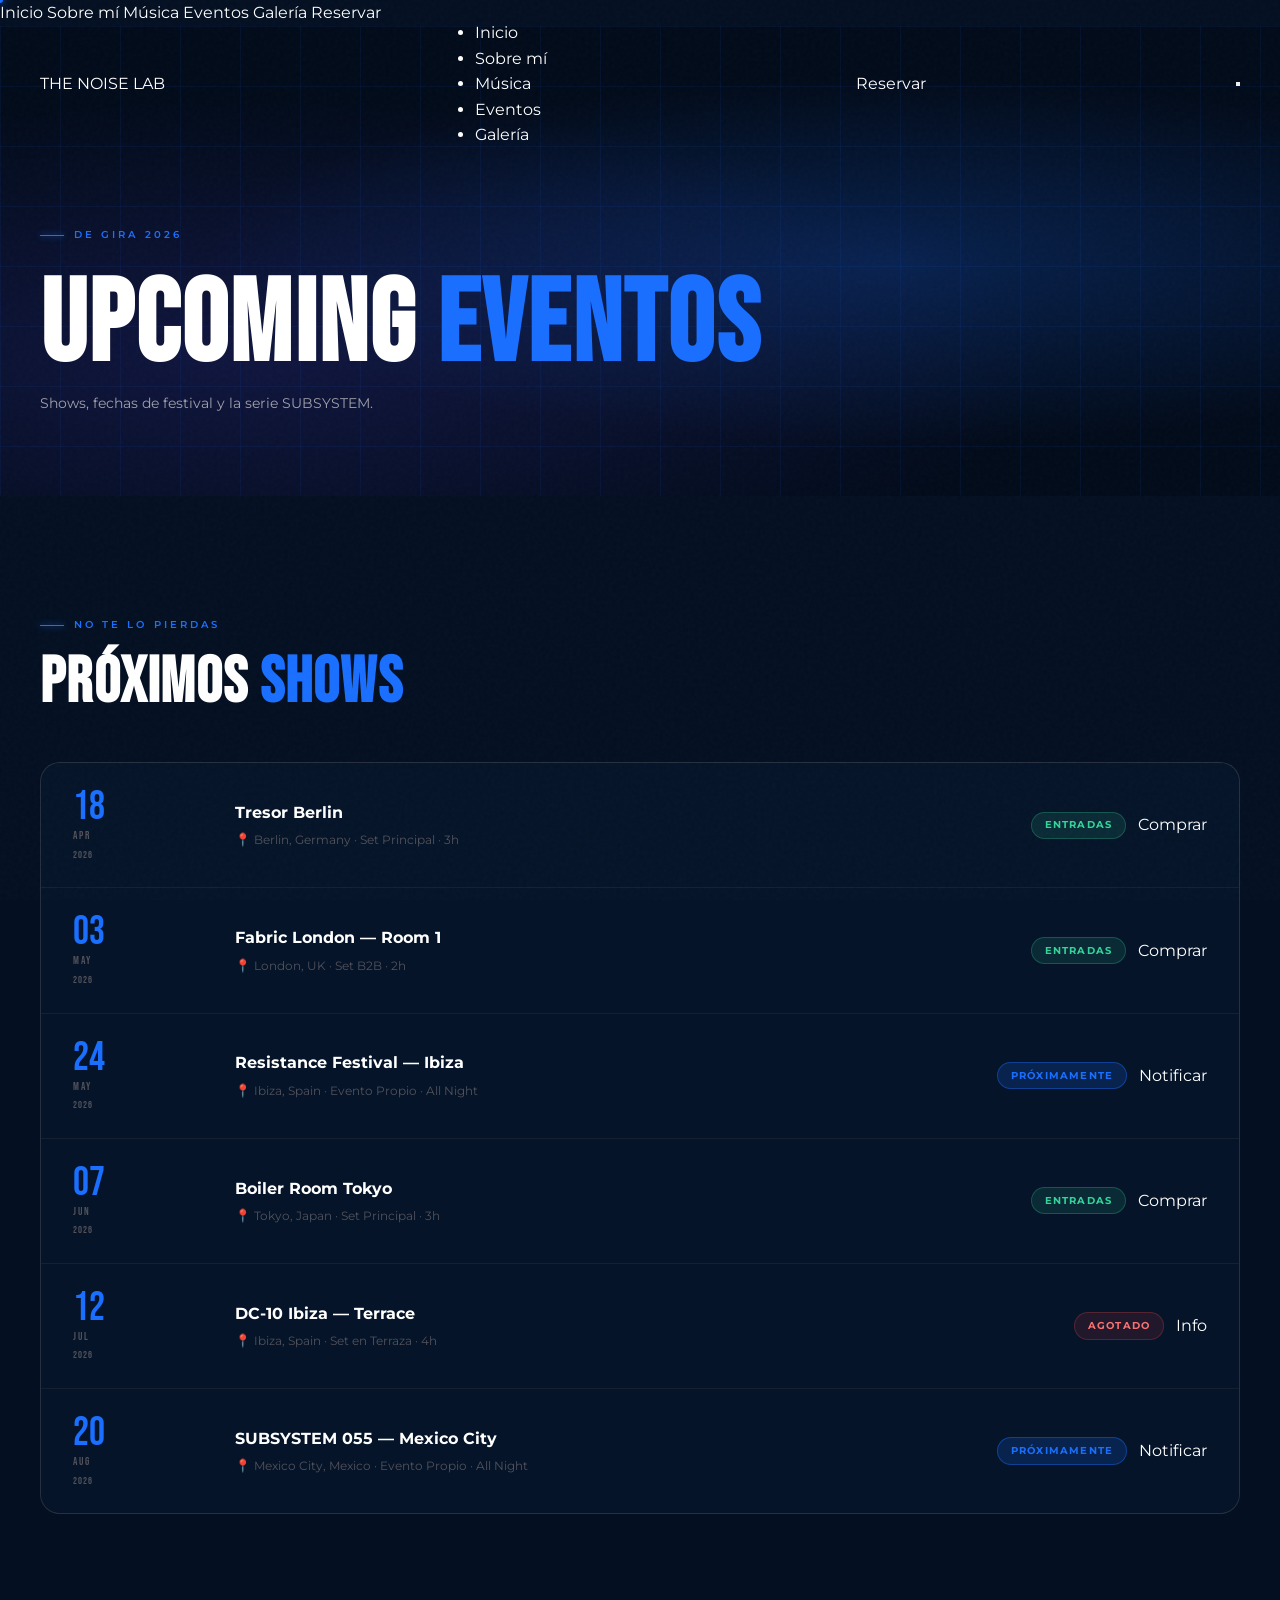
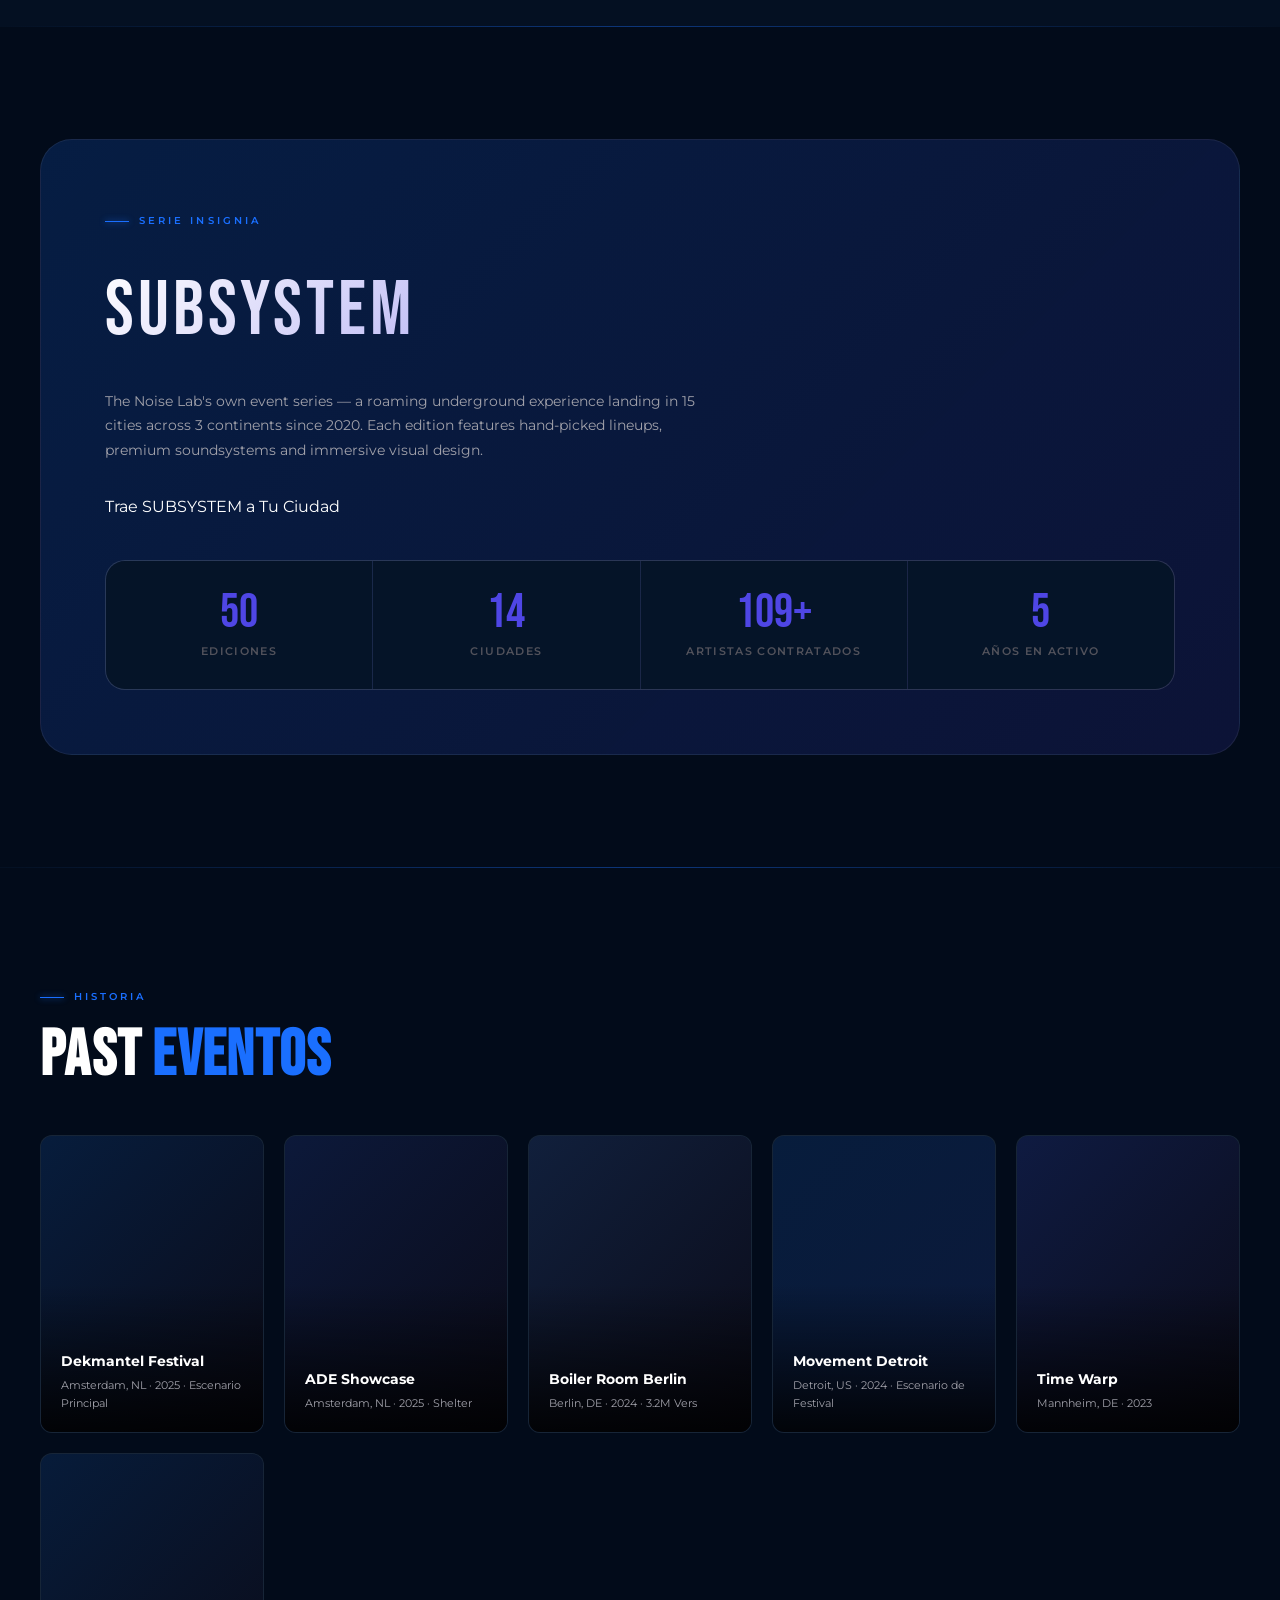
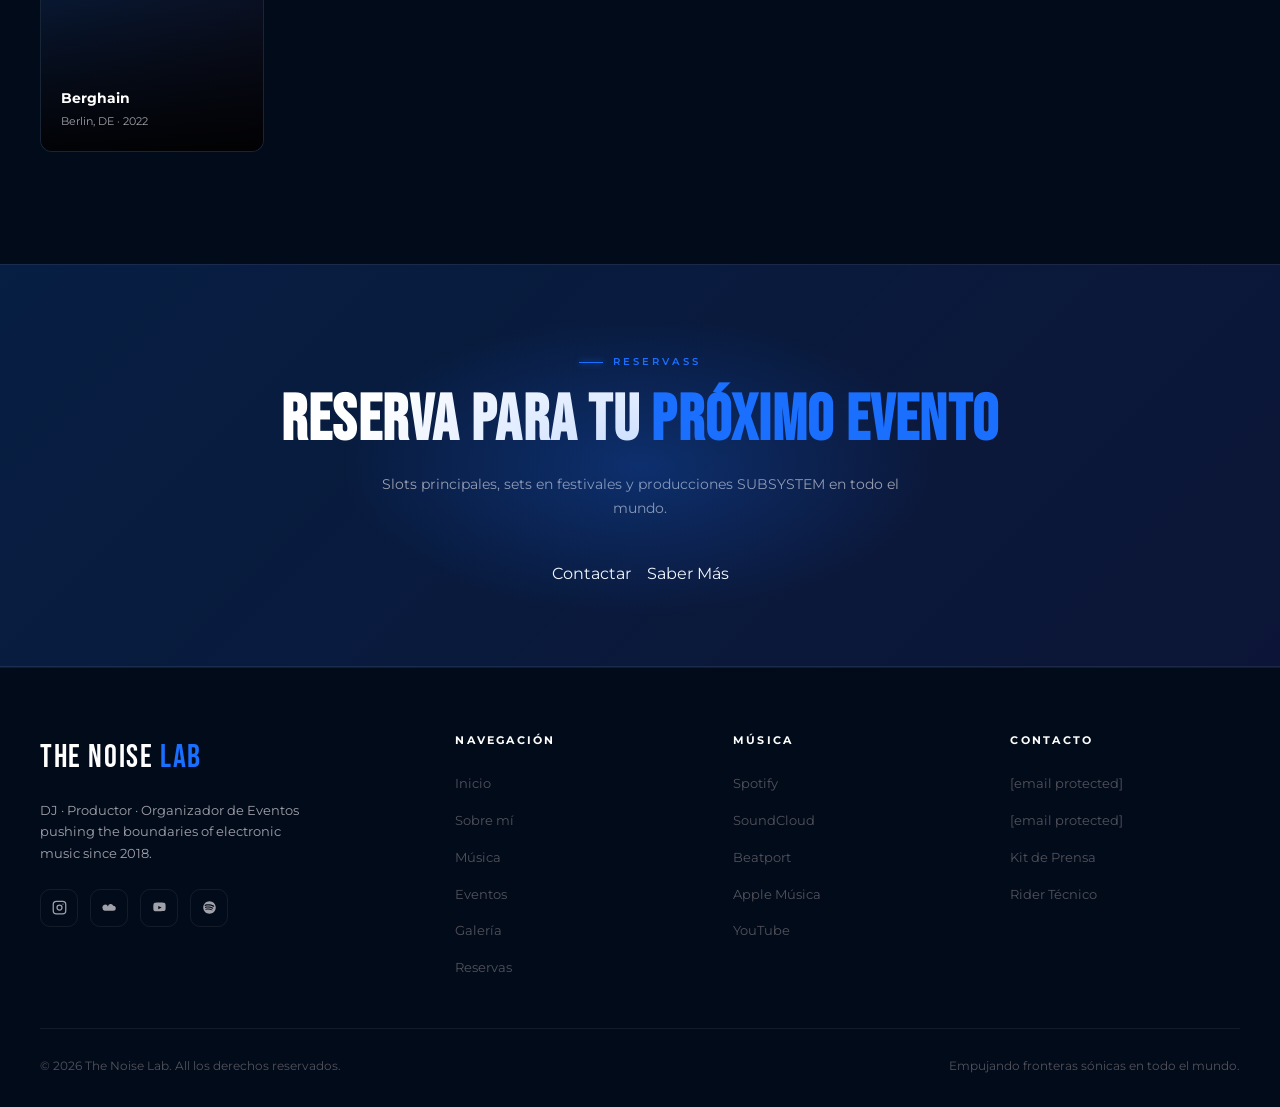
<file: events.html>
<!DOCTYPE html>
<html lang="es">
<head>
  <meta charset="UTF-8">
  <meta name="viewport" content="width=device-width, initial-scale=1.0">
  <title>Eventos — The Noise Lab</title>
  <link rel="icon" href="data:image/svg+xml,<svg xmlns='http://www.w3.org/2000/svg' viewBox='0 0 100 100'><text y='.9em' font-size='90'>🔊</text></svg>">
  <link rel="preconnect" href="https://fonts.googleapis.com">
  <link href="https://fonts.googleapis.com/css2?family=Bebas+Neue&family=Montserrat:wght@300;400;500;600;700;900&display=swap" rel="stylesheet">
  <link rel="preconnect" href="https://fonts.googleapis.com">
  <link href="https://fonts.googleapis.com/css2?family=Bebas+Neue&family=Montserrat:wght@300;400;500;600;700;900&display=swap" rel="stylesheet">
  <link rel="stylesheet" href="css/styles.css">
</head>
<body>

<div id="cursor-dot"></div>
<div id="cursor-ring"></div>
<div id="page-transition"></div>

<!-- NAVBAR -->
<nav id="navbar" role="navigation" aria-label="Main navigation">
  <a class="nav-logo" href="index.html">THE NOISE <span>LAB</span></a>
  <ul class="nav-links">
    <li><a href="index.html">Inicio</a></li>
    <li><a href="about.html">Sobre mí</a></li>
    <li><a href="music.html">Música</a></li>
    <li><a href="events.html" class="active">Eventos</a></li>
    <li><a href="gallery.html">Galería</a></li>
  </ul>
  <a href="booking.html" class="nav-cta">Reservar</a>
  <button class="nav-hamburger" aria-label="Toggle mobile menu">
    <span></span><span></span><span></span>
  </button>
</nav>
<div class="nav-mobile" role="dialog" aria-label="Mobile navigation">
  <a href="index.html">Inicio</a>
  <a href="about.html">Sobre mí</a>
  <a href="music.html">Música</a>
  <a href="events.html">Eventos</a>
  <a href="gallery.html">Galería</a>
  <a href="booking.html">Reservar</a>
</div>

<!-- PAGE HERO -->
<section class="page-hero">
  <div class="page-hero-bg"></div>
  <div class="page-hero-grid"></div>
  <div class="container page-hero-inner">
    <div class="reveal"><span class="section-tag">De Gira 2026</span></div>
    <h1 class="page-hero-title reveal" data-delay="1">Upcoming <span>Eventos</span></h1>
    <p class="section-subtitle reveal" data-delay="2">Shows, fechas de festival y la serie SUBSYSTEM.</p>
  </div>
</section>

<!-- UPCOMING SHOWS -->
<section class="section" style="background:var(--bg-1)">
  <div class="container">
    <div class="reveal"><span class="section-tag">No Te Lo Pierdas</span></div>
    <h2 class="section-title reveal" data-delay="1">Próximos <span>Shows</span></h2>

    <div class="events-full" style="margin-top:3rem">

      <div class="event-row reveal" data-delay="1">
        <div class="event-date-block">
          <div class="event-day">18</div>
          <div class="event-month">APR</div>
          <div class="event-year">2026</div>
        </div>
        <div>
          <div class="event-title">Tresor Berlin</div>
          <div class="event-loc">📍 Berlin, Germany · Set Principal · 3h</div>
        </div>
        <div class="event-actions">
          <span class="show-tag available">Entradas</span>
          <a href="booking.html" class="btn btn-primary btn-sm">Comprar</a>
        </div>
      </div>

      <div class="event-row reveal" data-delay="2">
        <div class="event-date-block">
          <div class="event-day">03</div>
          <div class="event-month">MAY</div>
          <div class="event-year">2026</div>
        </div>
        <div>
          <div class="event-title">Fabric London — Room 1</div>
          <div class="event-loc">📍 London, UK · Set B2B · 2h</div>
        </div>
        <div class="event-actions">
          <span class="show-tag available">Entradas</span>
          <a href="booking.html" class="btn btn-primary btn-sm">Comprar</a>
        </div>
      </div>

      <div class="event-row reveal" data-delay="3">
        <div class="event-date-block">
          <div class="event-day">24</div>
          <div class="event-month">MAY</div>
          <div class="event-year">2026</div>
        </div>
        <div>
          <div class="event-title">Resistance Festival — Ibiza</div>
          <div class="event-loc">📍 Ibiza, Spain · Evento Propio · All Night</div>
        </div>
        <div class="event-actions">
          <span class="show-tag soon">Próximamente</span>
          <a href="booking.html" class="btn btn-ghost btn-sm">Notificar</a>
        </div>
      </div>

      <div class="event-row reveal" data-delay="4">
        <div class="event-date-block">
          <div class="event-day">07</div>
          <div class="event-month">JUN</div>
          <div class="event-year">2026</div>
        </div>
        <div>
          <div class="event-title">Boiler Room Tokyo</div>
          <div class="event-loc">📍 Tokyo, Japan · Set Principal · 3h</div>
        </div>
        <div class="event-actions">
          <span class="show-tag available">Entradas</span>
          <a href="booking.html" class="btn btn-primary btn-sm">Comprar</a>
        </div>
      </div>

      <div class="event-row reveal" data-delay="5">
        <div class="event-date-block">
          <div class="event-day">12</div>
          <div class="event-month">JUL</div>
          <div class="event-year">2026</div>
        </div>
        <div>
          <div class="event-title">DC-10 Ibiza — Terrace</div>
          <div class="event-loc">📍 Ibiza, Spain · Set en Terraza · 4h</div>
        </div>
        <div class="event-actions">
          <span class="show-tag sold-out">Agotado</span>
          <a href="booking.html" class="btn btn-ghost btn-sm">Info</a>
        </div>
      </div>

      <div class="event-row reveal" data-delay="6">
        <div class="event-date-block">
          <div class="event-day">20</div>
          <div class="event-month">AUG</div>
          <div class="event-year">2026</div>
        </div>
        <div>
          <div class="event-title">SUBSYSTEM 055 — Mexico City</div>
          <div class="event-loc">📍 Mexico City, Mexico · Evento Propio · All Night</div>
        </div>
        <div class="event-actions">
          <span class="show-tag soon">Próximamente</span>
          <a href="booking.html" class="btn btn-ghost btn-sm">Notificar</a>
        </div>
      </div>

    </div>
  </div>
</section>

<div class="divider"></div>

<!-- SUBSYSTEM SERIES -->
<section class="section subsystem-section">
  <div class="container">
    <div class="subsystem-hero reveal">
      <div class="reveal"><span class="section-tag">Serie Insignia</span></div>
      <div class="subsystem-title reveal" data-delay="1">SUBSYSTEM</div>
      <p class="section-subtitle reveal" data-delay="2" style="max-width:620px;margin-top:1rem">
        The Noise Lab's own event series — a roaming underground experience landing in 15 cities across 3 continents since 2020. Each edition features hand-picked lineups, premium soundsystems and immersive visual design.
      </p>
      <div style="margin-top:2rem" class="reveal" data-delay="3">
        <a href="booking.html" class="btn btn-purple">Trae SUBSYSTEM a Tu Ciudad</a>
      </div>
      <div class="subsystem-stats reveal" data-delay="4">
        <div class="subsystem-stat">
          <div class="subsystem-stat-num" data-count="55" data-suffix="">0</div>
          <div class="subsystem-stat-label">Ediciones</div>
        </div>
        <div class="subsystem-stat">
          <div class="subsystem-stat-num" data-count="15" data-suffix="">0</div>
          <div class="subsystem-stat-label">Ciudades</div>
        </div>
        <div class="subsystem-stat">
          <div class="subsystem-stat-num" data-count="120" data-suffix="+">0</div>
          <div class="subsystem-stat-label">Artistas Contratados</div>
        </div>
        <div class="subsystem-stat">
          <div class="subsystem-stat-num" data-count="6" data-suffix="">0</div>
          <div class="subsystem-stat-label">Años en Activo</div>
        </div>
      </div>
    </div>
  </div>
</section>

<div class="divider"></div>

<!-- PAST EVENTS -->
<section class="section" style="background:var(--bg-0)">
  <div class="container">
    <div class="reveal"><span class="section-tag">Historia</span></div>
    <h2 class="section-title reveal" data-delay="1">Past <span>Eventos</span></h2>
    <div class="past-events-grid">
      <div class="past-card reveal" data-delay="1">
        <div class="past-card-bg" style="background:linear-gradient(135deg,#1a6fff18,#0b0b18)"></div>
        <div class="past-card-overlay"></div>
        <div class="past-card-info">
          <div class="past-card-name">Dekmantel Festival</div>
          <div class="past-card-date">Amsterdam, NL · 2025 · Escenario Principal</div>
        </div>
      </div>
      <div class="past-card reveal" data-delay="2">
        <div class="past-card-bg" style="background:linear-gradient(135deg,#4f46e518,#0b0b18)"></div>
        <div class="past-card-overlay"></div>
        <div class="past-card-info">
          <div class="past-card-name">ADE Showcase</div>
          <div class="past-card-date">Amsterdam, NL · 2025 · Shelter</div>
        </div>
      </div>
      <div class="past-card reveal" data-delay="3">
        <div class="past-card-bg" style="background:linear-gradient(135deg,#818cf818,#0b0b18)"></div>
        <div class="past-card-overlay"></div>
        <div class="past-card-info">
          <div class="past-card-name">Boiler Room Berlin</div>
          <div class="past-card-date">Berlin, DE · 2024 · 3.2M Vers</div>
        </div>
      </div>
      <div class="past-card reveal" data-delay="4">
        <div class="past-card-bg" style="background:linear-gradient(135deg,#1a6fff18,#4f46e518)"></div>
        <div class="past-card-overlay"></div>
        <div class="past-card-info">
          <div class="past-card-name">Movement Detroit</div>
          <div class="past-card-date">Detroit, US · 2024 · Escenario de Festival</div>
        </div>
      </div>
      <div class="past-card reveal" data-delay="5">
        <div class="past-card-bg" style="background:linear-gradient(135deg,#4f46e522,#0b0b18)"></div>
        <div class="past-card-overlay"></div>
        <div class="past-card-info">
          <div class="past-card-name">Time Warp</div>
          <div class="past-card-date">Mannheim, DE · 2023</div>
        </div>
      </div>
      <div class="past-card reveal" data-delay="6">
        <div class="past-card-bg" style="background:linear-gradient(135deg,#1a6fff15,#0b0b18)"></div>
        <div class="past-card-overlay"></div>
        <div class="past-card-info">
          <div class="past-card-name">Berghain</div>
          <div class="past-card-date">Berlin, DE · 2022</div>
        </div>
      </div>
    </div>
  </div>
</section>

<!-- CTA BAND -->
<section class="cta-band">
  <div class="container">
    <span class="section-tag" style="justify-content:center">Reservass</span>
    <h2 class="section-title reveal">Reserva para tu <span>próximo evento</span></h2>
    <p class="section-subtitle reveal" data-delay="1">Slots principales, sets en festivales y producciones SUBSYSTEM en todo el mundo.</p>
    <div class="btn-row reveal" data-delay="2">
      <a href="booking.html" class="btn btn-primary">Contactar</a>
      <a href="about.html" class="btn btn-ghost">Saber Más</a>
    </div>
  </div>
</section>

<!-- FOOTER -->
<footer role="contentinfo">
  <div class="container">
    <div class="footer-grid">
      <div>
        <div class="footer-logo">THE NOISE <span>LAB</span></div>
        <p class="footer-desc">DJ · Productor · Organizador de Eventos pushing the boundaries of electronic music since 2018.</p>
        <div class="footer-socials">
          <a href="#" class="social-btn" aria-label="Instagram">
            <svg viewBox="0 0 24 24" fill="none" stroke="currentColor" stroke-width="2"><rect x="2" y="2" width="20" height="20" rx="5"/><circle cx="12" cy="12" r="4"/><circle cx="17.5" cy="6.5" r="1" fill="currentColor" stroke="none"/></svg>
          </a>
          <a href="#" class="social-btn" aria-label="SoundCloud">
            <svg viewBox="0 0 24 24" fill="currentColor"><path d="M1 13.5C1 15.4 2.6 17 4.5 17H18a4 4 0 000-8 4.5 4.5 0 00-8.5 1.5A3 3 0 001 13.5z"/></svg>
          </a>
          <a href="#" class="social-btn" aria-label="YouTube">
            <svg viewBox="0 0 24 24" fill="currentColor"><path d="M21.6 7.2s-.2-1.4-.9-2c-.8-.9-1.8-.9-2.2-.9C16 4.1 12 4.1 12 4.1s-4 0-6.5.2c-.4 0-1.4 0-2.2.9-.7.6-.9 2-.9 2S2.1 8.8 2.1 10.4v1.5c0 1.6.2 3.2.2 3.2s.2 1.4.9 2c.8.9 1.9.8 2.4.9C7.1 18 12 18 12 18s4 0 6.5-.3c.4 0 1.4 0 2.2-.9.7-.6.9-2 .9-2s.2-1.6.2-3.2v-1.5c0-1.6-.2-3.2-.2-3.2zM10 14.6V9.4l5.5 2.6-5.5 2.6z"/></svg>
          </a>
          <a href="#" class="social-btn" aria-label="Spotify">
            <svg viewBox="0 0 24 24" fill="currentColor"><path d="M12 2C6.48 2 2 6.48 2 12s4.48 10 10 10 10-4.48 10-10S17.52 2 12 2zm4.64 14.36c-.2.32-.61.42-.93.22-2.55-1.56-5.76-1.91-9.53-1.05-.37.09-.73-.14-.82-.5-.09-.37.14-.73.5-.82 4.13-.94 7.67-.53 10.52 1.21.32.2.42.61.22.93zm1.24-2.76c-.25.4-.78.52-1.18.27-2.92-1.79-7.37-2.31-10.82-1.26-.45.13-.92-.12-1.05-.57-.13-.45.12-.92.57-1.05 3.95-1.2 8.85-.62 12.21 1.43.4.25.52.78.27 1.18zm.11-2.87c-3.5-2.08-9.28-2.27-12.62-1.26-.54.16-1.1-.14-1.27-.68-.16-.54.14-1.1.68-1.27 3.84-1.17 10.22-.94 14.26 1.45.49.29.65.91.36 1.4-.29.49-.91.65-1.4.36z"/></svg>
          </a>
        </div>
      </div>
      <div class="footer-col">
        <h4>Navegación</h4>
        <ul>
          <li><a href="index.html">Inicio</a></li>
          <li><a href="about.html">Sobre mí</a></li>
          <li><a href="music.html">Música</a></li>
          <li><a href="events.html">Eventos</a></li>
          <li><a href="gallery.html">Galería</a></li>
          <li><a href="booking.html">Reservas</a></li>
        </ul>
      </div>
      <div class="footer-col">
        <h4>Música</h4>
        <ul>
          <li><a href="#">Spotify</a></li>
          <li><a href="#">SoundCloud</a></li>
          <li><a href="#">Beatport</a></li>
          <li><a href="#">Apple Música</a></li>
          <li><a href="#">YouTube</a></li>
        </ul>
      </div>
      <div class="footer-col">
        <h4>Contacto</h4>
        <ul>
          <li><a href="/cdn-cgi/l/email-protection#1c7e73737775727b6f5c6874797273756f79707d7e327f7371"><span class="__cf_email__" data-cfemail="6f0d0000040601081c2f1b070a0100061c0a030e0d410c0002">[email&#160;protected]</span></a></li>
          <li><a href="/cdn-cgi/l/email-protection#81f1f3e4f2f2c1f5e9e4efeee8f2e4ede0e3afe2eeec"><span class="__cf_email__" data-cfemail="0d7d7f687e7e4d7965686362647e68616c6f236e6260">[email&#160;protected]</span></a></li>
          <li><a href="#">Kit de Prensa</a></li>
          <li><a href="#">Rider Técnico</a></li>
        </ul>
      </div>
    </div>
    <div class="footer-bottom">
      <span>© 2026 The Noise Lab. All los derechos reservados.</span>
      <span>Empujando fronteras sónicas en todo el mundo.</span>
    </div>
  </div>
</footer>
</div>
  <script src="js/script.js"></script>
</body>
</html>
</file>
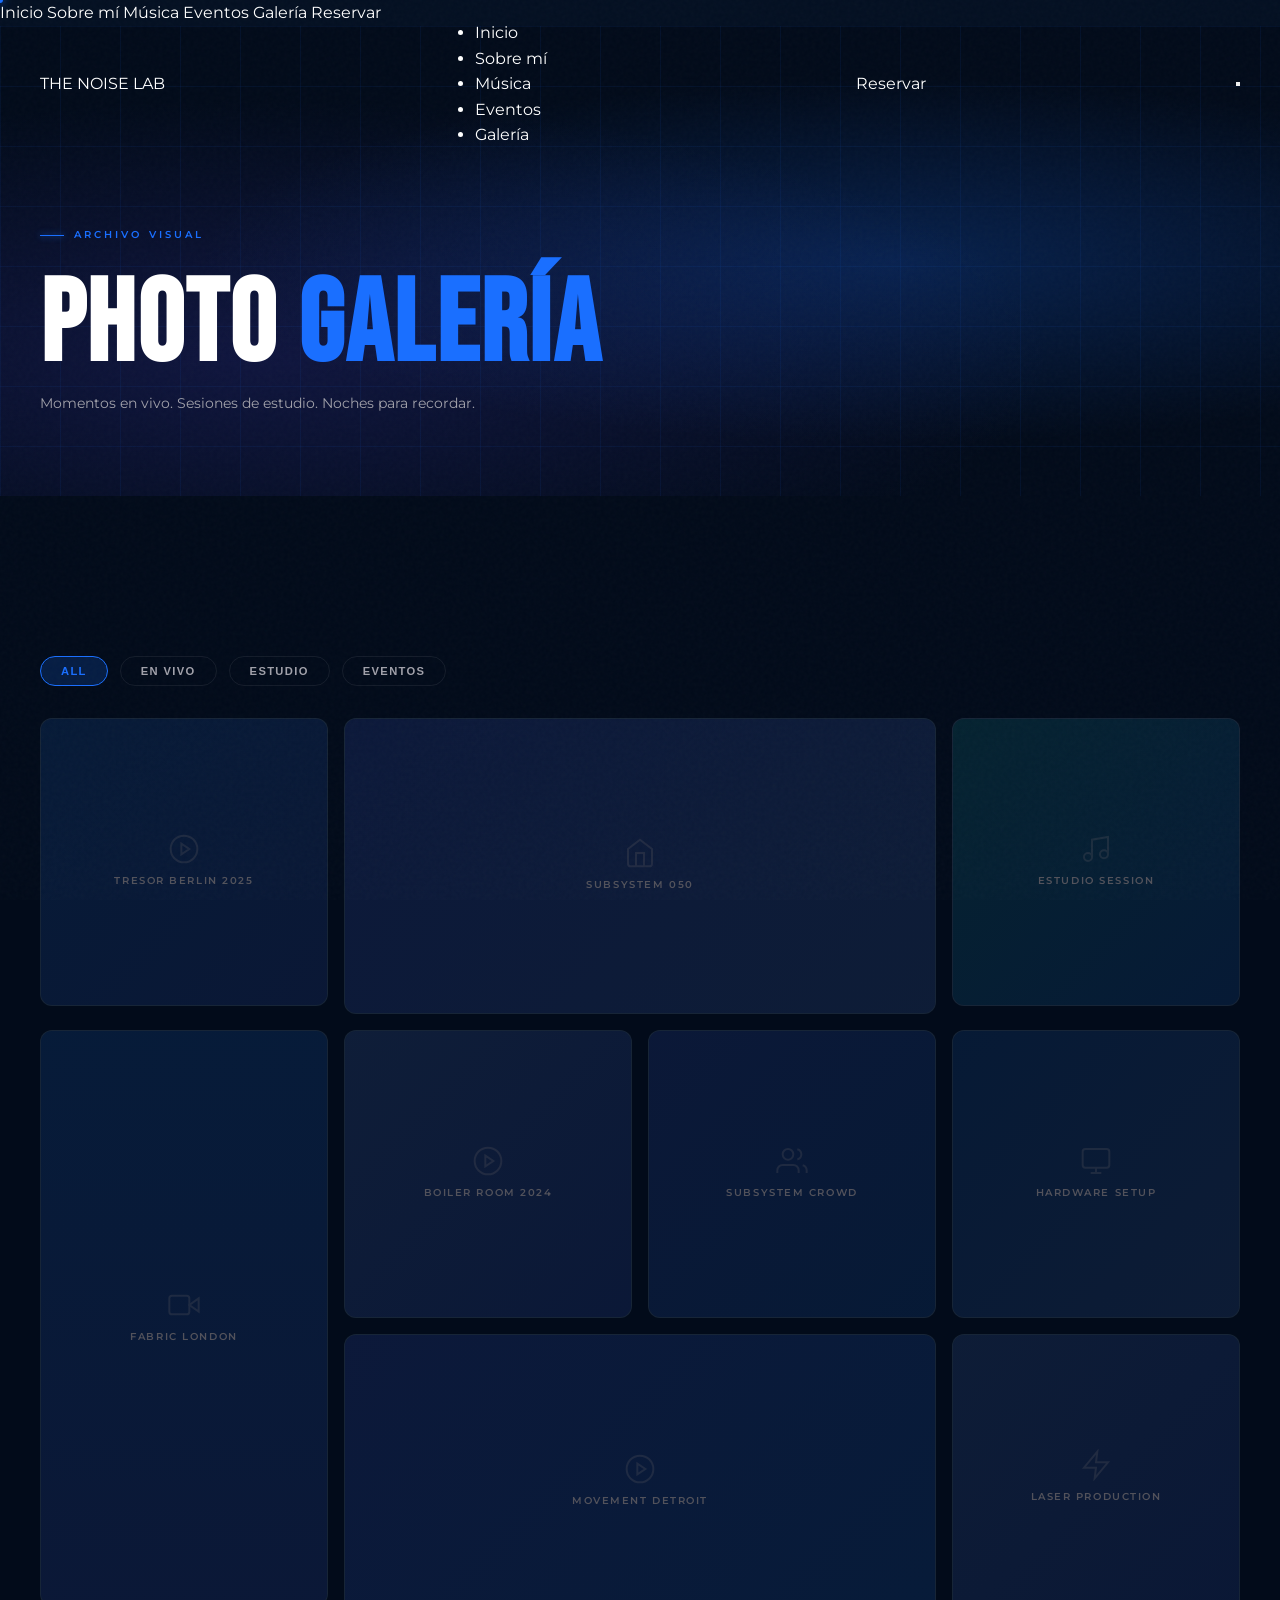
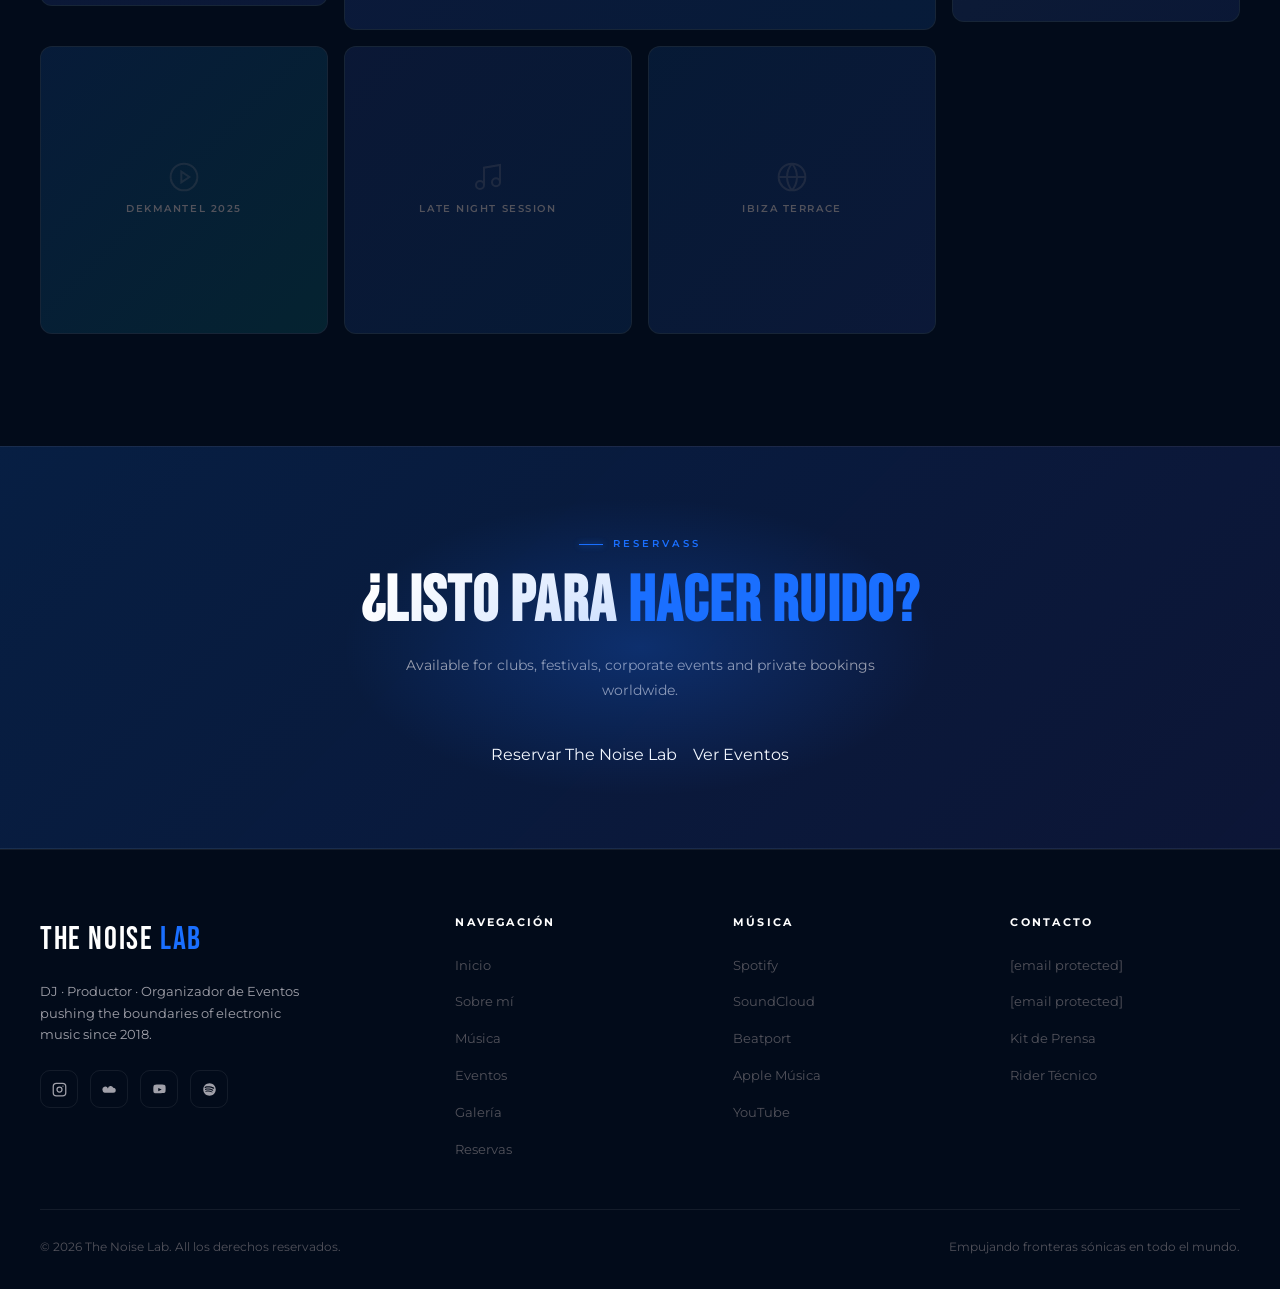
<file: gallery.html>
<!DOCTYPE html>
<html lang="es">
<head>
  <meta charset="UTF-8">
  <meta name="viewport" content="width=device-width, initial-scale=1.0">
  <title>Galería — The Noise Lab</title>
  <link rel="icon" href="data:image/svg+xml,<svg xmlns='http://www.w3.org/2000/svg' viewBox='0 0 100 100'><text y='.9em' font-size='90'>🔊</text></svg>">
  <link rel="preconnect" href="https://fonts.googleapis.com">
  <link href="https://fonts.googleapis.com/css2?family=Bebas+Neue&family=Montserrat:wght@300;400;500;600;700;900&display=swap" rel="stylesheet">
  <link rel="preconnect" href="https://fonts.googleapis.com">
  <link href="https://fonts.googleapis.com/css2?family=Bebas+Neue&family=Montserrat:wght@300;400;500;600;700;900&display=swap" rel="stylesheet">
  <link rel="stylesheet" href="css/styles.css">
</head>
<body>

<div id="cursor-dot"></div>
<div id="cursor-ring"></div>
<div id="page-transition"></div>

<!-- NAVBAR -->
<nav id="navbar" role="navigation" aria-label="Main navigation">
  <a class="nav-logo" href="index.html">THE NOISE <span>LAB</span></a>
  <ul class="nav-links">
    <li><a href="index.html">Inicio</a></li>
    <li><a href="about.html">Sobre mí</a></li>
    <li><a href="music.html">Música</a></li>
    <li><a href="events.html">Eventos</a></li>
    <li><a href="gallery.html" class="active">Galería</a></li>
  </ul>
  <a href="booking.html" class="nav-cta">Reservar</a>
  <button class="nav-hamburger" aria-label="Toggle mobile menu">
    <span></span><span></span><span></span>
  </button>
</nav>
<div class="nav-mobile" role="dialog" aria-label="Mobile navigation">
  <a href="index.html">Inicio</a>
  <a href="about.html">Sobre mí</a>
  <a href="music.html">Música</a>
  <a href="events.html">Eventos</a>
  <a href="gallery.html">Galería</a>
  <a href="booking.html">Reservar</a>
</div>

<!-- LIGHTBOX -->
<div id="lightbox" role="dialog" aria-label="Image viewer">
  <div class="lightbox-backdrop"></div>
  <div class="lightbox-content">
    <div class="lightbox-img-placeholder">
      <svg width="48" height="48" viewBox="0 0 24 24" fill="none" stroke="currentColor" stroke-width="1.5" opacity=".4"><rect x="3" y="3" width="18" height="18" rx="3"/><circle cx="8.5" cy="8.5" r="1.5"/><polyline points="21 15 16 10 5 21"/></svg>
      <span>Photo</span>
    </div>
    <button class="lightbox-close" aria-label="Close">
      <svg viewBox="0 0 24 24" fill="none" stroke="currentColor" stroke-width="2"><line x1="18" y1="6" x2="6" y2="18"/><line x1="6" y1="6" x2="18" y2="18"/></svg>
    </button>
    <button class="lightbox-prev" aria-label="Previous">
      <svg viewBox="0 0 24 24" fill="none" stroke="currentColor" stroke-width="2"><polyline points="15 18 9 12 15 6"/></svg>
    </button>
    <button class="lightbox-next" aria-label="Next">
      <svg viewBox="0 0 24 24" fill="none" stroke="currentColor" stroke-width="2"><polyline points="9 18 15 12 9 6"/></svg>
    </button>
    <div class="lightbox-counter"></div>
  </div>
</div>

<!-- PAGE HERO -->
<section class="page-hero">
  <div class="page-hero-bg"></div>
  <div class="page-hero-grid"></div>
  <div class="container page-hero-inner">
    <div class="reveal"><span class="section-tag">Archivo Visual</span></div>
    <h1 class="page-hero-title reveal" data-delay="1">Photo <span>Galería</span></h1>
    <p class="section-subtitle reveal" data-delay="2">Momentos en vivo. Sesiones de estudio. Noches para recordar.</p>
  </div>
</section>

<!-- GALLERY -->
<section class="section" style="background:var(--bg-0)">
  <div class="container">
    <div class="gallery-filters reveal">
      <button class="filter-btn active" data-filter="all">All</button>
      <button class="filter-btn" data-filter="live">En Vivo</button>
      <button class="filter-btn" data-filter="studio">Estudio</button>
      <button class="filter-btn" data-filter="events">Eventos</button>
    </div>

    <div class="gallery-grid">

      <div class="gallery-item reveal" data-delay="1" data-cat="live">
        <div class="gallery-inner">
          <div class="gallery-placeholder" style="background:linear-gradient(135deg,#1a6fff12,#4f46e512)">
            <svg width="32" height="32" viewBox="0 0 24 24" fill="none" stroke="currentColor" stroke-width="1.5" opacity=".3"><circle cx="12" cy="12" r="10"/><polygon points="10 8 16 12 10 16 10 8"/></svg>
            <span>Tresor Berlin 2025</span>
          </div>
        </div>
        <div class="gallery-hover"><span class="gallery-hover-text">Ver</span></div>
      </div>

      <div class="gallery-item wide reveal" data-delay="2" data-cat="events">
        <div class="gallery-inner">
          <div class="gallery-placeholder" style="background:linear-gradient(135deg,#4f46e518,#818cf812)">
            <svg width="32" height="32" viewBox="0 0 24 24" fill="none" stroke="currentColor" stroke-width="1.5" opacity=".3"><path d="M3 9l9-7 9 7v11a2 2 0 01-2 2H5a2 2 0 01-2-2z"/><polyline points="9 22 9 12 15 12 15 22"/></svg>
            <span>SUBSYSTEM 050</span>
          </div>
        </div>
        <div class="gallery-hover"><span class="gallery-hover-text">Ver</span></div>
      </div>

      <div class="gallery-item reveal" data-delay="3" data-cat="studio">
        <div class="gallery-inner">
          <div class="gallery-placeholder" style="background:linear-gradient(135deg,#00ffaa10,#1a6fff10)">
            <svg width="32" height="32" viewBox="0 0 24 24" fill="none" stroke="currentColor" stroke-width="1.5" opacity=".3"><path d="M9 18V5l12-2v13"/><circle cx="6" cy="18" r="3"/><circle cx="18" cy="16" r="3"/></svg>
            <span>Estudio Session</span>
          </div>
        </div>
        <div class="gallery-hover"><span class="gallery-hover-text">Ver</span></div>
      </div>

      <div class="gallery-item tall reveal" data-delay="4" data-cat="live">
        <div class="gallery-inner">
          <div class="gallery-placeholder" style="background:linear-gradient(180deg,#1a6fff14,#4f46e514)">
            <svg width="32" height="32" viewBox="0 0 24 24" fill="none" stroke="currentColor" stroke-width="1.5" opacity=".3"><polygon points="23 7 16 12 23 17 23 7"/><rect x="1" y="5" width="15" height="14" rx="2" ry="2"/></svg>
            <span>Fabric London</span>
          </div>
        </div>
        <div class="gallery-hover"><span class="gallery-hover-text">Ver</span></div>
      </div>

      <div class="gallery-item reveal" data-delay="1" data-cat="live">
        <div class="gallery-inner">
          <div class="gallery-placeholder" style="background:linear-gradient(135deg,#818cf814,#4f46e514)">
            <svg width="32" height="32" viewBox="0 0 24 24" fill="none" stroke="currentColor" stroke-width="1.5" opacity=".3"><circle cx="12" cy="12" r="10"/><polygon points="10 8 16 12 10 16 10 8"/></svg>
            <span>Boiler Room 2024</span>
          </div>
        </div>
        <div class="gallery-hover"><span class="gallery-hover-text">Ver</span></div>
      </div>

      <div class="gallery-item reveal" data-delay="2" data-cat="events">
        <div class="gallery-inner">
          <div class="gallery-placeholder" style="background:linear-gradient(135deg,#4f46e515,#1a6fff10)">
            <svg width="32" height="32" viewBox="0 0 24 24" fill="none" stroke="currentColor" stroke-width="1.5" opacity=".3"><path d="M17 21v-2a4 4 0 00-4-4H5a4 4 0 00-4 4v2"/><circle cx="9" cy="7" r="4"/><path d="M23 21v-2a4 4 0 00-3-3.87"/><path d="M16 3.13a4 4 0 010 7.75"/></svg>
            <span>SUBSYSTEM Crowd</span>
          </div>
        </div>
        <div class="gallery-hover"><span class="gallery-hover-text">Ver</span></div>
      </div>

      <div class="gallery-item reveal" data-delay="3" data-cat="studio">
        <div class="gallery-inner">
          <div class="gallery-placeholder" style="background:linear-gradient(135deg,#1a6fff10,#818cf810)">
            <svg width="32" height="32" viewBox="0 0 24 24" fill="none" stroke="currentColor" stroke-width="1.5" opacity=".3"><rect x="2" y="3" width="20" height="14" rx="2"/><line x1="8" y1="21" x2="16" y2="21"/><line x1="12" y1="17" x2="12" y2="21"/></svg>
            <span>Hardware Setup</span>
          </div>
        </div>
        <div class="gallery-hover"><span class="gallery-hover-text">Ver</span></div>
      </div>

      <div class="gallery-item wide reveal" data-delay="4" data-cat="live">
        <div class="gallery-inner">
          <div class="gallery-placeholder" style="background:linear-gradient(135deg,#4f46e518,#1a6fff14)">
            <svg width="32" height="32" viewBox="0 0 24 24" fill="none" stroke="currentColor" stroke-width="1.5" opacity=".3"><circle cx="12" cy="12" r="10"/><polygon points="10 8 16 12 10 16 10 8"/></svg>
            <span>Movement Detroit</span>
          </div>
        </div>
        <div class="gallery-hover"><span class="gallery-hover-text">Ver</span></div>
      </div>

      <div class="gallery-item reveal" data-delay="1" data-cat="events">
        <div class="gallery-inner">
          <div class="gallery-placeholder" style="background:linear-gradient(135deg,#818cf812,#4f46e512)">
            <svg width="32" height="32" viewBox="0 0 24 24" fill="none" stroke="currentColor" stroke-width="1.5" opacity=".3"><polygon points="13 2 3 14 12 14 11 22 21 10 12 10 13 2"/></svg>
            <span>Laser Production</span>
          </div>
        </div>
        <div class="gallery-hover"><span class="gallery-hover-text">Ver</span></div>
      </div>

      <div class="gallery-item reveal" data-delay="2" data-cat="live">
        <div class="gallery-inner">
          <div class="gallery-placeholder" style="background:linear-gradient(135deg,#1a6fff14,#00ffaa10)">
            <svg width="32" height="32" viewBox="0 0 24 24" fill="none" stroke="currentColor" stroke-width="1.5" opacity=".3"><circle cx="12" cy="12" r="10"/><polygon points="10 8 16 12 10 16 10 8"/></svg>
            <span>Dekmantel 2025</span>
          </div>
        </div>
        <div class="gallery-hover"><span class="gallery-hover-text">Ver</span></div>
      </div>

      <div class="gallery-item reveal" data-delay="3" data-cat="studio">
        <div class="gallery-inner">
          <div class="gallery-placeholder" style="background:linear-gradient(135deg,#4f46e512,#1a6fff10)">
            <svg width="32" height="32" viewBox="0 0 24 24" fill="none" stroke="currentColor" stroke-width="1.5" opacity=".3"><path d="M9 18V5l12-2v13"/><circle cx="6" cy="18" r="3"/><circle cx="18" cy="16" r="3"/></svg>
            <span>Late Night Session</span>
          </div>
        </div>
        <div class="gallery-hover"><span class="gallery-hover-text">Ver</span></div>
      </div>

      <div class="gallery-item reveal" data-delay="4" data-cat="events">
        <div class="gallery-inner">
          <div class="gallery-placeholder" style="background:linear-gradient(135deg,#1a6fff10,#4f46e515)">
            <svg width="32" height="32" viewBox="0 0 24 24" fill="none" stroke="currentColor" stroke-width="1.5" opacity=".3"><circle cx="12" cy="12" r="10"/><line x1="2" y1="12" x2="22" y2="12"/><path d="M12 2a15.3 15.3 0 010 20M12 2a15.3 15.3 0 000 20"/></svg>
            <span>Ibiza Terrace</span>
          </div>
        </div>
        <div class="gallery-hover"><span class="gallery-hover-text">Ver</span></div>
      </div>

    </div>
  </div>
</section>

<!-- CTA BAND -->
<section class="cta-band">
  <div class="container">
    <span class="section-tag" style="justify-content:center">Reservass</span>
    <h2 class="section-title reveal">¿Listo para <span>Hacer Ruido?</span></h2>
    <p class="section-subtitle reveal" data-delay="1">Available for clubs, festivals, corporate events and private bookings worldwide.</p>
    <div class="btn-row reveal" data-delay="2">
      <a href="booking.html" class="btn btn-primary">Reservar The Noise Lab</a>
      <a href="events.html" class="btn btn-ghost">Ver Eventos</a>
    </div>
  </div>
</section>

<!-- FOOTER -->
<footer role="contentinfo">
  <div class="container">
    <div class="footer-grid">
      <div>
        <div class="footer-logo">THE NOISE <span>LAB</span></div>
        <p class="footer-desc">DJ · Productor · Organizador de Eventos pushing the boundaries of electronic music since 2018.</p>
        <div class="footer-socials">
          <a href="#" class="social-btn" aria-label="Instagram">
            <svg viewBox="0 0 24 24" fill="none" stroke="currentColor" stroke-width="2"><rect x="2" y="2" width="20" height="20" rx="5"/><circle cx="12" cy="12" r="4"/><circle cx="17.5" cy="6.5" r="1" fill="currentColor" stroke="none"/></svg>
          </a>
          <a href="#" class="social-btn" aria-label="SoundCloud">
            <svg viewBox="0 0 24 24" fill="currentColor"><path d="M1 13.5C1 15.4 2.6 17 4.5 17H18a4 4 0 000-8 4.5 4.5 0 00-8.5 1.5A3 3 0 001 13.5z"/></svg>
          </a>
          <a href="#" class="social-btn" aria-label="YouTube">
            <svg viewBox="0 0 24 24" fill="currentColor"><path d="M21.6 7.2s-.2-1.4-.9-2c-.8-.9-1.8-.9-2.2-.9C16 4.1 12 4.1 12 4.1s-4 0-6.5.2c-.4 0-1.4 0-2.2.9-.7.6-.9 2-.9 2S2.1 8.8 2.1 10.4v1.5c0 1.6.2 3.2.2 3.2s.2 1.4.9 2c.8.9 1.9.8 2.4.9C7.1 18 12 18 12 18s4 0 6.5-.3c.4 0 1.4 0 2.2-.9.7-.6.9-2 .9-2s.2-1.6.2-3.2v-1.5c0-1.6-.2-3.2-.2-3.2zM10 14.6V9.4l5.5 2.6-5.5 2.6z"/></svg>
          </a>
          <a href="#" class="social-btn" aria-label="Spotify">
            <svg viewBox="0 0 24 24" fill="currentColor"><path d="M12 2C6.48 2 2 6.48 2 12s4.48 10 10 10 10-4.48 10-10S17.52 2 12 2zm4.64 14.36c-.2.32-.61.42-.93.22-2.55-1.56-5.76-1.91-9.53-1.05-.37.09-.73-.14-.82-.5-.09-.37.14-.73.5-.82 4.13-.94 7.67-.53 10.52 1.21.32.2.42.61.22.93zm1.24-2.76c-.25.4-.78.52-1.18.27-2.92-1.79-7.37-2.31-10.82-1.26-.45.13-.92-.12-1.05-.57-.13-.45.12-.92.57-1.05 3.95-1.2 8.85-.62 12.21 1.43.4.25.52.78.27 1.18zm.11-2.87c-3.5-2.08-9.28-2.27-12.62-1.26-.54.16-1.1-.14-1.27-.68-.16-.54.14-1.1.68-1.27 3.84-1.17 10.22-.94 14.26 1.45.49.29.65.91.36 1.4-.29.49-.91.65-1.4.36z"/></svg>
          </a>
        </div>
      </div>
      <div class="footer-col">
        <h4>Navegación</h4>
        <ul>
          <li><a href="index.html">Inicio</a></li>
          <li><a href="about.html">Sobre mí</a></li>
          <li><a href="music.html">Música</a></li>
          <li><a href="events.html">Eventos</a></li>
          <li><a href="gallery.html">Galería</a></li>
          <li><a href="booking.html">Reservas</a></li>
        </ul>
      </div>
      <div class="footer-col">
        <h4>Música</h4>
        <ul>
          <li><a href="#">Spotify</a></li>
          <li><a href="#">SoundCloud</a></li>
          <li><a href="#">Beatport</a></li>
          <li><a href="#">Apple Música</a></li>
          <li><a href="#">YouTube</a></li>
        </ul>
      </div>
      <div class="footer-col">
        <h4>Contacto</h4>
        <ul>
          <li><a href="/cdn-cgi/l/email-protection#b3d1dcdcd8daddd4c0f3c7dbd6dddcdac0d6dfd2d19dd0dcde"><span class="__cf_email__" data-cfemail="caa8a5a5a1a3a4adb98abea2afa4a5a3b9afa6aba8e4a9a5a7">[email&#160;protected]</span></a></li>
          <li><a href="/cdn-cgi/l/email-protection#cebebcabbdbd8ebaa6aba0a1a7bdaba2aface0ada1a3"><span class="__cf_email__" data-cfemail="a7d7d5c2d4d4e7d3cfc2c9c8ced4c2cbc6c589c4c8ca">[email&#160;protected]</span></a></li>
          <li><a href="#">Kit de Prensa</a></li>
          <li><a href="#">Rider Técnico</a></li>
        </ul>
      </div>
    </div>
    <div class="footer-bottom">
      <span>© 2026 The Noise Lab. All los derechos reservados.</span>
      <span>Empujando fronteras sónicas en todo el mundo.</span>
    </div>
  </div>
</footer>
</div>
  <script src="js/script.js"></script>
</body>
</html>
</file>
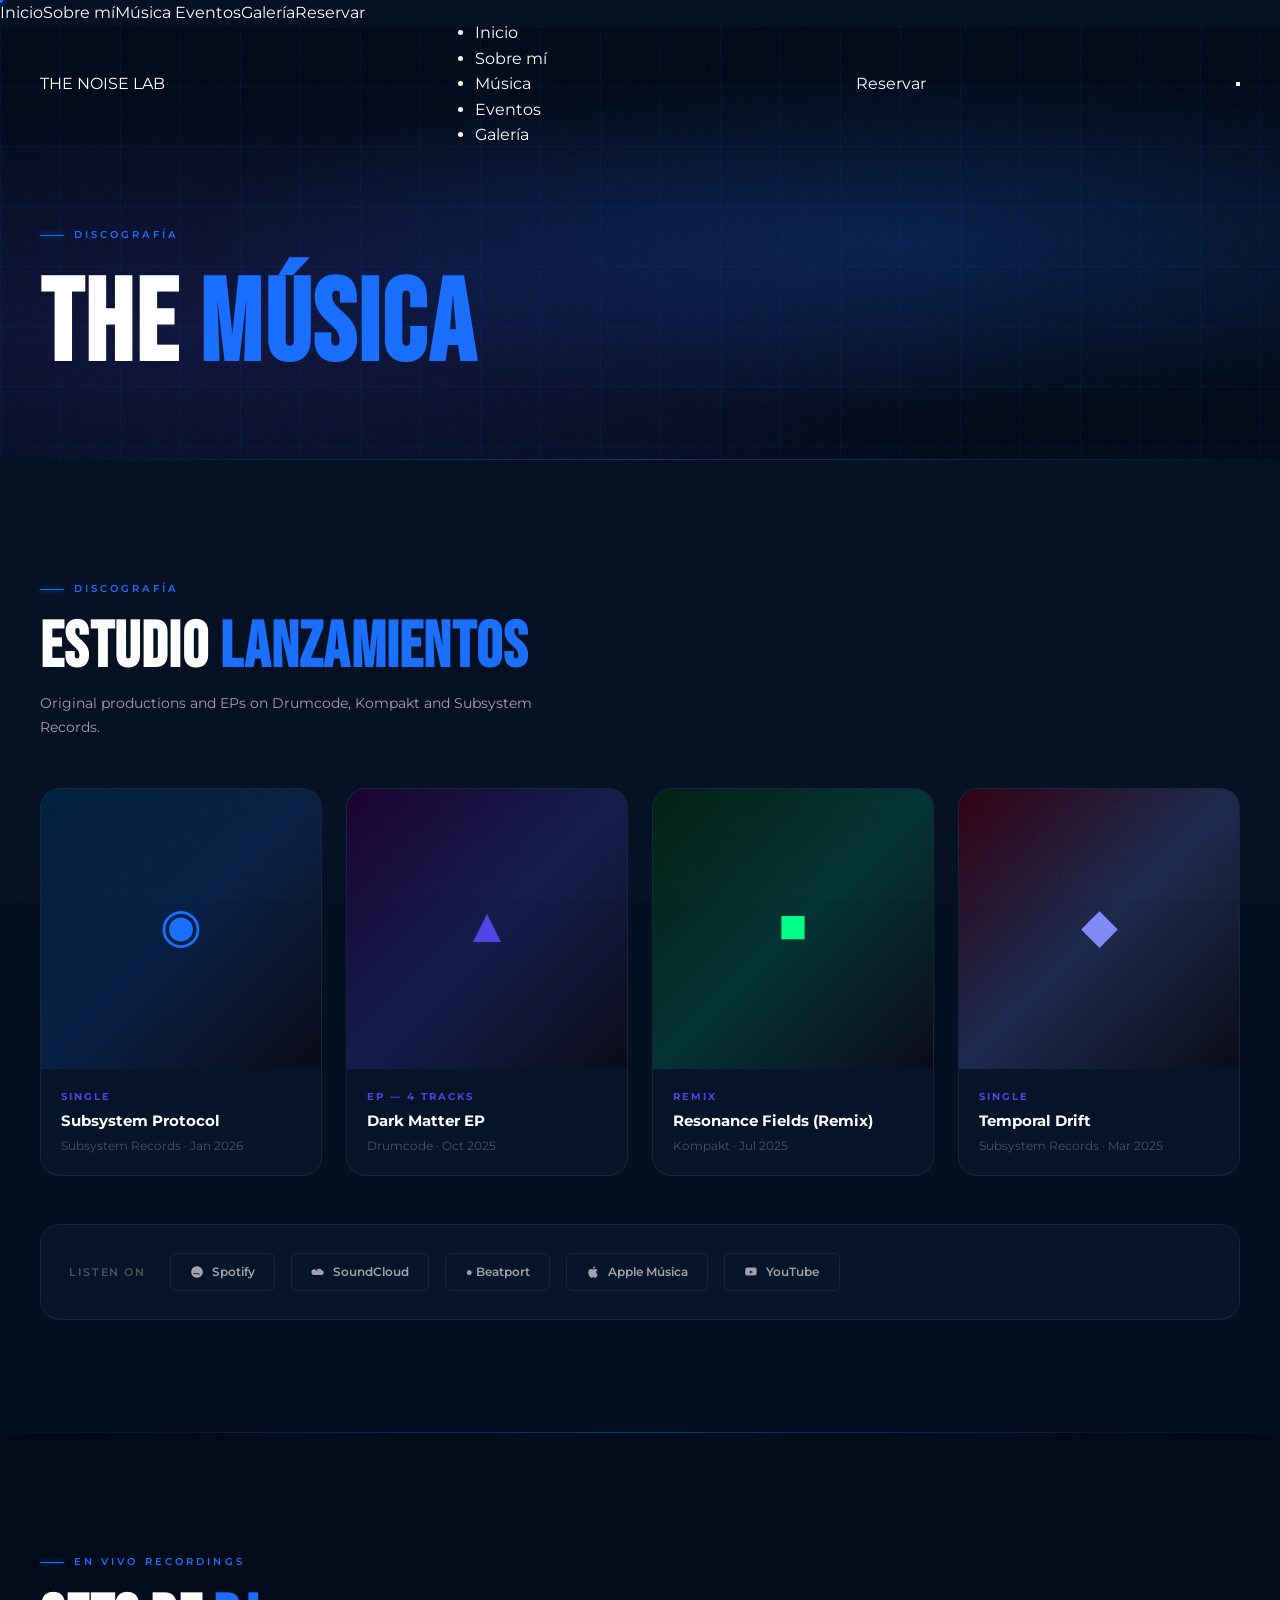
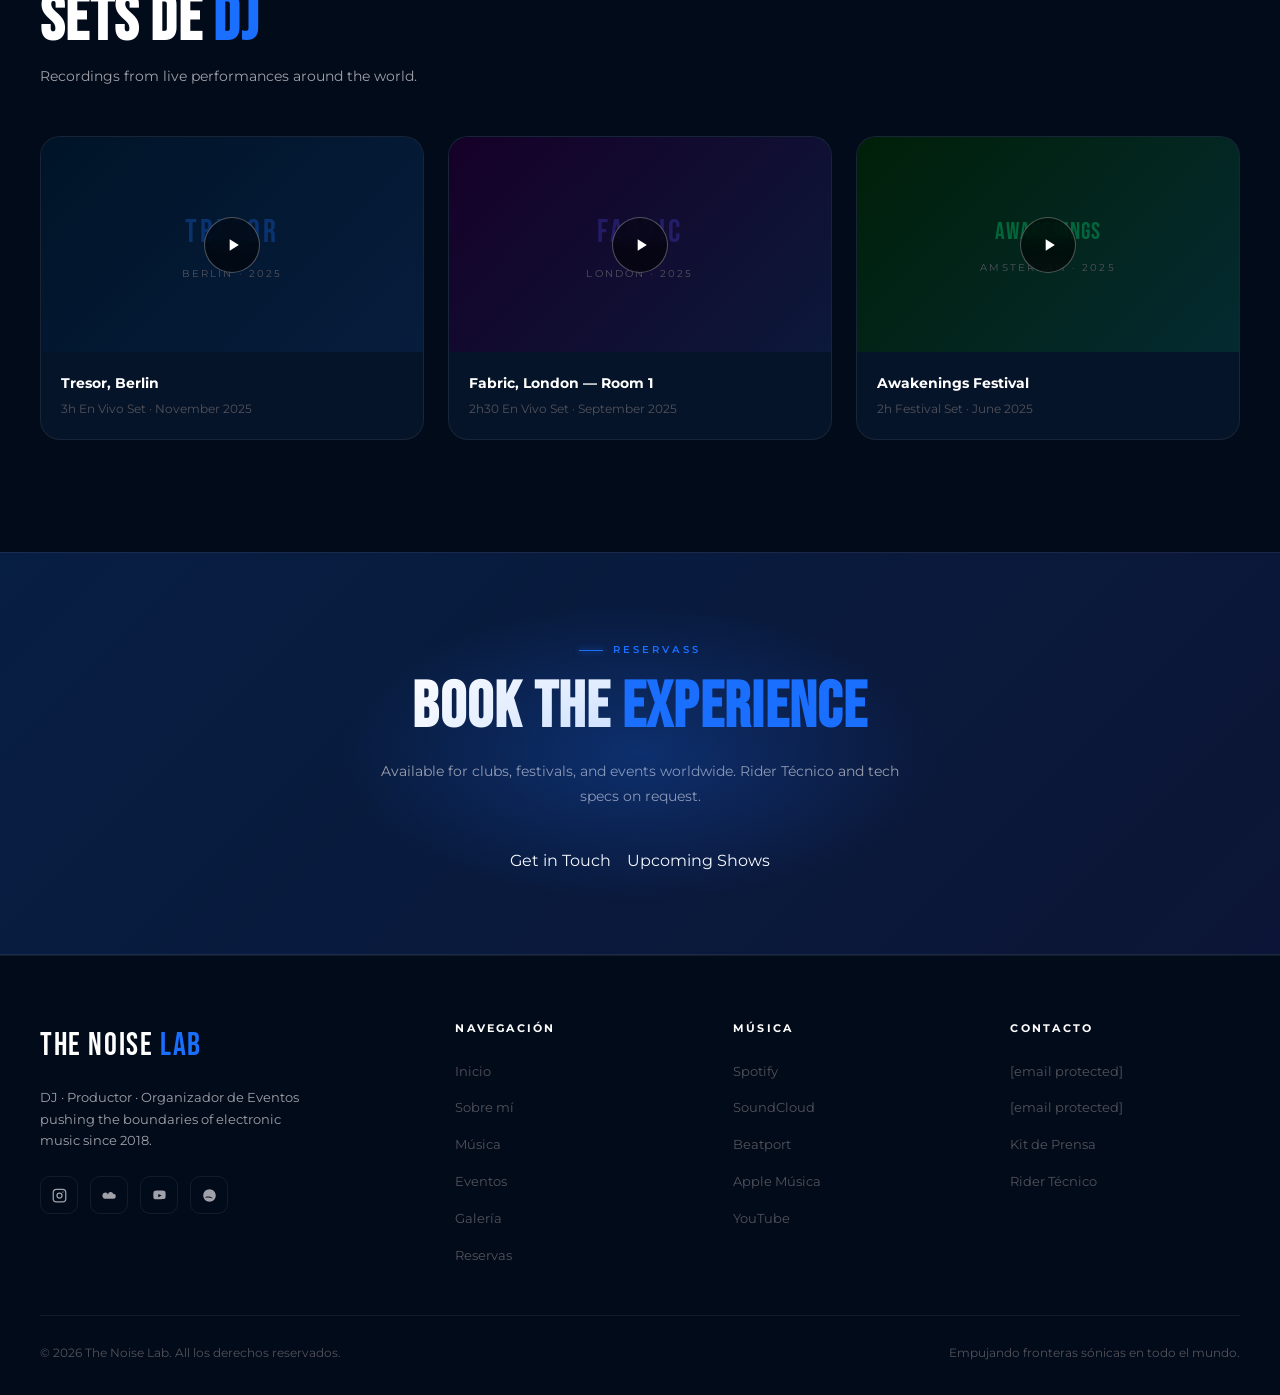
<file: music.html>
<!DOCTYPE html>
<html lang="es">
<head>
  <meta charset="UTF-8">
  <meta name="viewport" content="width=device-width, initial-scale=1.0">
  <title>Música — The Noise Lab</title>
  <link rel="icon" href="data:image/svg+xml,<svg xmlns='http://www.w3.org/2000/svg' viewBox='0 0 100 100'><text y='.9em' font-size='90'>🔊</text></svg>">
  <link rel="preconnect" href="https://fonts.googleapis.com">
  <link href="https://fonts.googleapis.com/css2?family=Bebas+Neue&family=Montserrat:wght@300;400;500;600;700;900&display=swap" rel="stylesheet">
  <link rel="preconnect" href="https://fonts.googleapis.com">
  <link href="https://fonts.googleapis.com/css2?family=Bebas+Neue&family=Montserrat:wght@300;400;500;600;700;900&display=swap" rel="stylesheet">
  <link rel="stylesheet" href="css/styles.css">
</head>
<body>

<div id="cursor-dot"></div>
<div id="cursor-ring"></div>
<div id="page-transition"></div>



<nav id="navbar" role="navigation" aria-label="Main navigation">
  <a class="nav-logo" href="index.html">THE NOISE <span>LAB</span></a>
  <ul class="nav-links">
    <li><a href="index.html">Inicio</a></li>
    <li><a href="about.html">Sobre mí</a></li>
    <li><a href="music.html" class="active">Música</a></li>
    <li><a href="events.html">Eventos</a></li>
    <li><a href="gallery.html">Galería</a></li>
  </ul>
  <a href="booking.html" class="nav-cta">Reservar</a>
  <button class="nav-hamburger" aria-label="Toggle mobile menu"><span></span><span></span><span></span></button>
</nav>
<div class="nav-mobile" role="dialog" aria-label="Mobile navigation">
  <a href="index.html">Inicio</a><a href="about.html">Sobre mí</a><a href="music.html">Música</a>
  <a href="events.html">Eventos</a><a href="gallery.html">Galería</a><a href="booking.html">Reservar</a>
</div>

<section class="page-hero">
  <div class="page-hero-bg"></div>
  <div class="page-hero-grid"></div>
  <div class="container page-hero-inner">
    <span class="section-tag reveal">Discografía</span>
    <h1 class="page-hero-title reveal" data-delay="1">The <span>Música</span></h1>
  </div>
</section>

<div class="divider"></div>

<!-- RELEASES -->
<section class="section" style="background:var(--bg-1)">
  <div class="container">
    <span class="section-tag reveal">Discografía</span>
    <h2 class="section-title reveal" data-delay="1">Estudio <span>Lanzamientos</span></h2>
    <p class="section-subtitle reveal" data-delay="2">Original productions and EPs on Drumcode, Kompakt and Subsystem Records.</p>

    <div class="releases-grid">
      <div class="release-card reveal" data-delay="1">
        <div class="release-artwork">
          <div class="release-artwork-inner" style="background:linear-gradient(135deg,#001f3f,#1a6fff22,#0b0b18)">
            <span style="color:var(--neon-blue);font-size:3rem">◉</span>
          </div>
          <div class="release-overlay">
            <a href="#" class="btn btn-ghost btn-sm">Spotify</a>
            <a href="#" class="btn btn-ghost btn-sm">Comprar</a>
          </div>
        </div>
        <div class="release-info">
          <div class="release-type">Single</div>
          <div class="release-title">Subsystem Protocol</div>
          <div class="release-meta">Subsystem Records · Jan 2026</div>
        </div>
      </div>
      <div class="release-card reveal" data-delay="2">
        <div class="release-artwork">
          <div class="release-artwork-inner" style="background:linear-gradient(135deg,#1a0030,#4f46e530,#0b0b18)">
            <span style="color:var(--neon-purple);font-size:3rem">▲</span>
          </div>
          <div class="release-overlay">
            <a href="#" class="btn btn-ghost btn-sm">Spotify</a>
            <a href="#" class="btn btn-ghost btn-sm">Comprar</a>
          </div>
        </div>
        <div class="release-info">
          <div class="release-type">EP — 4 Tracks</div>
          <div class="release-title">Dark Matter EP</div>
          <div class="release-meta">Drumcode · Oct 2025</div>
        </div>
      </div>
      <div class="release-card reveal" data-delay="3">
        <div class="release-artwork">
          <div class="release-artwork-inner" style="background:linear-gradient(135deg,#002010,#00ff8822,#0b0b18)">
            <span style="color:#00ff88;font-size:3rem">■</span>
          </div>
          <div class="release-overlay">
            <a href="#" class="btn btn-ghost btn-sm">Spotify</a>
            <a href="#" class="btn btn-ghost btn-sm">Comprar</a>
          </div>
        </div>
        <div class="release-info">
          <div class="release-type">Remix</div>
          <div class="release-title">Resonance Fields (Remix)</div>
          <div class="release-meta">Kompakt · Jul 2025</div>
        </div>
      </div>
      <div class="release-card reveal" data-delay="4">
        <div class="release-artwork">
          <div class="release-artwork-inner" style="background:linear-gradient(135deg,#300010,#818cf830,#0b0b18)">
            <span style="color:var(--neon-pink);font-size:3rem">◆</span>
          </div>
          <div class="release-overlay">
            <a href="#" class="btn btn-ghost btn-sm">Spotify</a>
            <a href="#" class="btn btn-ghost btn-sm">Comprar</a>
          </div>
        </div>
        <div class="release-info">
          <div class="release-type">Single</div>
          <div class="release-title">Temporal Drift</div>
          <div class="release-meta">Subsystem Records · Mar 2025</div>
        </div>
      </div>
    </div>

    <!-- Platforms -->
    <div class="platforms-row reveal">
      <span class="platforms-label">Listen on</span>
      <a href="#" class="platform-btn" aria-label="Spotify">
        <svg width="14" height="14" viewBox="0 0 24 24" fill="currentColor"><path d="M12 2C6.48 2 2 6.48 2 12s4.48 10 10 10 10-4.48 10-10S17.52 2 12 2zm4.64 14.36c-.2.32-.61.42-.93.22-2.55-1.56-5.76-1.91-9.53-1.05-.37.09-.73-.14-.82-.5-.09-.37.14-.73.5-.82 4.13-.94 7.67-.53 10.52 1.21.32.2.42.61.22.93z"/></svg>
        Spotify
      </a>
      <a href="#" class="platform-btn" aria-label="SoundCloud">
        <svg width="14" height="14" viewBox="0 0 24 24" fill="currentColor"><path d="M1 13.5C1 15.4 2.6 17 4.5 17H18a4 4 0 000-8 4.5 4.5 0 00-8.5 1.5A3 3 0 001 13.5z"/></svg>
        SoundCloud
      </a>
      <a href="#" class="platform-btn" aria-label="Beatport">● Beatport</a>
      <a href="#" class="platform-btn" aria-label="Apple Música">
        <svg width="14" height="14" viewBox="0 0 24 24" fill="currentColor"><path d="M18.71 19.5c-.83 1.24-1.71 2.45-3.05 2.47-1.34.03-1.77-.79-3.29-.79-1.53 0-2 .77-3.27.82-1.31.05-2.3-1.32-3.14-2.53C4.25 17 2.94 12.45 4.7 9.39c.87-1.52 2.43-2.48 4.12-2.51 1.28-.02 2.5.87 3.29.87.78 0 2.26-1.07 3.8-.91.65.03 2.47.26 3.64 1.98-.09.06-2.17 1.28-2.15 3.81.03 3.02 2.65 4.03 2.68 4.04-.03.07-.42 1.44-1.38 2.83M13 3.5c.73-.83 1.94-1.46 2.94-1.5.13 1.17-.34 2.35-1.04 3.19-.69.85-1.83 1.51-2.95 1.42-.15-1.15.41-2.35 1.05-3.11z"/></svg>
        Apple Música
      </a>
      <a href="#" class="platform-btn" aria-label="YouTube">
        <svg width="14" height="14" viewBox="0 0 24 24" fill="currentColor"><path d="M21.6 7.2s-.2-1.4-.9-2c-.8-.9-1.8-.9-2.2-.9C16 4.1 12 4.1 12 4.1s-4 0-6.5.2c-.4 0-1.4 0-2.2.9-.7.6-.9 2-.9 2S2.1 8.8 2.1 10.4v1.5c0 1.6.2 3.2.2 3.2s.2 1.4.9 2c.8.9 1.9.8 2.4.9C7.1 18 12 18 12 18s4 0 6.5-.3c.4 0 1.4 0 2.2-.9.7-.6.9-2 .9-2s.2-1.6.2-3.2v-1.5c0-1.6-.2-3.2-.2-3.2zM10 14.6V9.4l5.5 2.6-5.5 2.6z"/></svg>
        YouTube
      </a>
    </div>
  </div>
</section>

<div class="divider"></div>

<!-- DJ SETS -->
<section class="section" style="background:var(--bg-0)">
  <div class="container">
    <span class="section-tag reveal">En Vivo Recordings</span>
    <h2 class="section-title reveal" data-delay="1">Sets de <span>DJ</span></h2>
    <p class="section-subtitle reveal" data-delay="2">Recordings from live performances around the world.</p>

    <div class="sets-grid">
      <div class="set-card reveal" data-delay="1">
        <div class="set-thumb" style="background:linear-gradient(135deg,#001428,#1a6fff18)">
          <div style="position:absolute;inset:0;display:flex;align-items:center;justify-content:center;flex-direction:column;gap:.5rem">
            <div style="font-family:var(--ff-head);font-size:2rem;color:rgba(26,111,255,.3);letter-spacing:.1em">TRESOR</div>
            <div style="font-size:.65rem;color:var(--text-muted);letter-spacing:.2em">BERLIN · 2025</div>
          </div>
          <button class="set-play-btn" aria-label="Play Tresor Berlin set">
            <svg viewBox="0 0 24 24" fill="currentColor"><path d="M8 5v14l11-7z"/></svg>
          </button>
        </div>
        <div class="set-info">
          <div class="set-name">Tresor, Berlin</div>
          <div class="set-meta">3h En Vivo Set · November 2025</div>
        </div>
      </div>
      <div class="set-card reveal" data-delay="2">
        <div class="set-thumb" style="background:linear-gradient(135deg,#160028,#4f46e518)">
          <div style="position:absolute;inset:0;display:flex;align-items:center;justify-content:center;flex-direction:column;gap:.5rem">
            <div style="font-family:var(--ff-head);font-size:2rem;color:rgba(79,70,229,.3);letter-spacing:.1em">FABRIC</div>
            <div style="font-size:.65rem;color:var(--text-muted);letter-spacing:.2em">LONDON · 2025</div>
          </div>
          <button class="set-play-btn" aria-label="Play Fabric London set">
            <svg viewBox="0 0 24 24" fill="currentColor"><path d="M8 5v14l11-7z"/></svg>
          </button>
        </div>
        <div class="set-info">
          <div class="set-name">Fabric, London — Room 1</div>
          <div class="set-meta">2h30 En Vivo Set · September 2025</div>
        </div>
      </div>
      <div class="set-card reveal" data-delay="3">
        <div class="set-thumb" style="background:linear-gradient(135deg,#002008,#00ff8818)">
          <div style="position:absolute;inset:0;display:flex;align-items:center;justify-content:center;flex-direction:column;gap:.5rem">
            <div style="font-family:var(--ff-head);font-size:1.5rem;color:rgba(0,255,136,.3);letter-spacing:.05em">AWAKENINGS</div>
            <div style="font-size:.65rem;color:var(--text-muted);letter-spacing:.2em">AMSTERDAM · 2025</div>
          </div>
          <button class="set-play-btn" aria-label="Play Awakenings set">
            <svg viewBox="0 0 24 24" fill="currentColor"><path d="M8 5v14l11-7z"/></svg>
          </button>
        </div>
        <div class="set-info">
          <div class="set-name">Awakenings Festival</div>
          <div class="set-meta">2h Festival Set · June 2025</div>
        </div>
      </div>
    </div>
  </div>
</section>

<section class="cta-band">
  <div class="container">
    <span class="section-tag" style="justify-content:center">Reservass</span>
    <h2 class="section-title reveal">Book The <span>Experience</span></h2>
    <p class="section-subtitle reveal" data-delay="1">Available for clubs, festivals, and events worldwide. Rider Técnico and tech specs on request.</p>
    <div class="btn-row reveal" data-delay="2">
      <a href="booking.html" class="btn btn-primary">Get in Touch</a>
      <a href="events.html" class="btn btn-ghost">Upcoming Shows</a>
    </div>
  </div>
</section>

<footer role="contentinfo">
  <div class="container">
    <div class="footer-grid">
      <div>
        <div class="footer-logo">THE NOISE <span>LAB</span></div>
        <p class="footer-desc">DJ · Productor · Organizador de Eventos pushing the boundaries of electronic music since 2018.</p>
        <div class="footer-socials">
          <a href="#" class="social-btn" aria-label="Instagram"><svg viewBox="0 0 24 24" fill="none" stroke="currentColor" stroke-width="2"><rect x="2" y="2" width="20" height="20" rx="5"/><circle cx="12" cy="12" r="4"/><circle cx="17.5" cy="6.5" r="1" fill="currentColor" stroke="none"/></svg></a>
          <a href="#" class="social-btn" aria-label="SoundCloud"><svg viewBox="0 0 24 24" fill="currentColor"><path d="M1 13.5C1 15.4 2.6 17 4.5 17H18a4 4 0 000-8 4.5 4.5 0 00-8.5 1.5A3 3 0 001 13.5z"/></svg></a>
          <a href="#" class="social-btn" aria-label="YouTube"><svg viewBox="0 0 24 24" fill="currentColor"><path d="M21.6 7.2s-.2-1.4-.9-2c-.8-.9-1.8-.9-2.2-.9C16 4.1 12 4.1 12 4.1s-4 0-6.5.2c-.4 0-1.4 0-2.2.9-.7.6-.9 2-.9 2S2.1 8.8 2.1 10.4v1.5c0 1.6.2 3.2.2 3.2s.2 1.4.9 2c.8.9 1.9.8 2.4.9C7.1 18 12 18 12 18s4 0 6.5-.3c.4 0 1.4 0 2.2-.9.7-.6.9-2 .9-2s.2-1.6.2-3.2v-1.5c0-1.6-.2-3.2-.2-3.2zM10 14.6V9.4l5.5 2.6-5.5 2.6z"/></svg></a>
          <a href="#" class="social-btn" aria-label="Spotify"><svg viewBox="0 0 24 24" fill="currentColor"><path d="M12 2C6.48 2 2 6.48 2 12s4.48 10 10 10 10-4.48 10-10S17.52 2 12 2zm4.64 14.36c-.2.32-.61.42-.93.22-2.55-1.56-5.76-1.91-9.53-1.05-.37.09-.73-.14-.82-.5-.09-.37.14-.73.5-.82 4.13-.94 7.67-.53 10.52 1.21.32.2.42.61.22.93z"/></svg></a>
        </div>
      </div>
      <div class="footer-col"><h4>Navegación</h4><ul><li><a href="index.html">Inicio</a></li><li><a href="about.html">Sobre mí</a></li><li><a href="music.html">Música</a></li><li><a href="events.html">Eventos</a></li><li><a href="gallery.html">Galería</a></li><li><a href="booking.html">Reservas</a></li></ul></div>
      <div class="footer-col"><h4>Música</h4><ul><li><a href="#">Spotify</a></li><li><a href="#">SoundCloud</a></li><li><a href="#">Beatport</a></li><li><a href="#">Apple Música</a></li><li><a href="#">YouTube</a></li></ul></div>
      <div class="footer-col"><h4>Contacto</h4><ul><li><a href="/cdn-cgi/l/email-protection#15777a7a7e7c7b726655617d707b7a7c66707974773b767a78"><span class="__cf_email__" data-cfemail="ddbfb2b2b6b4b3baae9da9b5b8b3b2b4aeb8b1bcbff3beb2b0">[email&#160;protected]</span></a></li><li><a href="/cdn-cgi/l/email-protection#1d6d6f786e6e5d6975787372746e78717c7f337e7270"><span class="__cf_email__" data-cfemail="abdbd9ced8d8ebdfc3cec5c4c2d8cec7cac985c8c4c6">[email&#160;protected]</span></a></li><li><a href="#">Kit de Prensa</a></li><li><a href="#">Rider Técnico</a></li></ul></div>
    </div>
    <div class="footer-bottom"><span>© 2026 The Noise Lab. All los derechos reservados.</span><span>Empujando fronteras sónicas en todo el mundo.</span></div>
  </div>
</footer>
</div>
  <script src="js/script.js"></script>
</body>
</html>
</file>
<file: css/styles.css>
/* ============================================================
   THE NOISE LAB — MASTER STYLESHEET
   Senior-level production CSS
   ============================================================ */

@import url('https://fonts.googleapis.com/css2?family=Bebas+Neue&family=Montserrat:wght@300;400;500;600;700;900&display=swap');

/* ── CUSTOM PROPERTIES ───────────────────────────────────── */
:root {
  --bg-0:        #020b1a;
  --bg-1:        #041022;
  --bg-2:        #071630;
  --bg-3:        #0a1d3e;
  --bg-card:     #051428;

  --neon-blue:   #1a6fff;
  --neon-purple: #4f46e5;
  --neon-pink:   #818cf8;
  --neon-blue-dim: rgba(26,111,255,.18);
  --neon-purple-dim: rgba(79,70,229,.18);

  --text-primary:   #ffffff;
  --text-secondary: #a1a1aa;
  --text-muted:     #52525b;

  --border:      rgba(255,255,255,.07);
  --border-glow: rgba(26,111,255,.4);

  --ff-head: 'Bebas Neue', sans-serif;
  --ff-body: 'Montserrat', sans-serif;

  --radius-sm: 6px;
  --radius-md: 12px;
  --radius-lg: 20px;
  --radius-xl: 32px;

  --transition: 0.35s cubic-bezier(.4,0,.2,1);
  --transition-fast: 0.18s cubic-bezier(.4,0,.2,1);

  --glow-blue:   0 0 40px rgba(26,111,255,.5), 0 0 80px rgba(26,111,255,.2);
  --glow-purple: 0 0 40px rgba(79,70,229,.5), 0 0 80px rgba(79,70,229,.2);
}

/* ── RESET & BASE ────────────────────────────────────────── */
*, *::before, *::after { box-sizing: border-box; margin: 0; padding: 0; }

html { font-size: 16px; scroll-behavior: smooth; overflow-x: hidden; }

body {
  font-family: var(--ff-body);
  background: var(--bg-1);
  color: var(--text-primary);
  line-height: 1.6;
  overflow-x: hidden;
  cursor: none;
}

::selection { background: var(--neon-blue); color: var(--bg-0); }
::-webkit-scrollbar { width: 4px; }
::-webkit-scrollbar-track { background: var(--bg-0); }
::-webkit-scrollbar-thumb { background: var(--neon-blue); border-radius: 2px; }

a { color: inherit; text-decoration: none; }
img { display: block; max-width: 100%; }
button { cursor: none; }

/* ── CURSOR ──────────────────────────────────────────────── */
#cursor-dot,
#cursor-ring {
  position: fixed; top: 0; left: 0;
  pointer-events: none; z-index: 99999;
  transform: translate(-50%, -50%);
  border-radius: 50%; transition: opacity .3s;
}
#cursor-dot {
  width: 6px; height: 6px;
  background: var(--neon-blue);
  box-shadow: 0 0 10px var(--neon-blue);
}
#cursor-ring {
  width: 36px; height: 36px;
  border: 1.5px solid rgba(26,111,255,.6);
  transition: width .25s, height .25s, border-color .25s, background .25s;
}
body.cursor-hover #cursor-ring { width: 56px; height: 56px; border-color: var(--neon-blue); background: var(--neon-blue-dim); }
body.cursor-img   #cursor-ring { width: 64px; height: 64px; border-color: var(--neon-purple); background: var(--neon-purple-dim); }

/* ── GRAIN ───────────────────────────────────────────────── */
body::before {
  content: ''; position: fixed; inset: 0;
  background-image: url("data:image/svg+xml,%3Csvg viewBox='0 0 256 256' xmlns='http://www.w3.org/2000/svg'%3E%3Cfilter id='n'%3E%3CfeTurbulence type='fractalNoise' baseFrequency='0.9' numOctaves='4' stitchTiles='stitch'/%3E%3C/filter%3E%3Crect width='100%25' height='100%25' filter='url(%23n)' opacity='1'/%3E%3C/svg%3E");
  opacity: .025; pointer-events: none; z-index: 1;
}

/* ── PAGE TRANSITION ─────────────────────────────────────── */
#page-transition {
  position: fixed; inset: 0; background: var(--bg-0);
  z-index: 9998; opacity: 0; pointer-events: none; transition: opacity .4s ease;
}
#page-transition.active { opacity: 1; pointer-events: all; }

/* ── SPLASH ──────────────────────────────────────────────── */
#splash {
  position: fixed; inset: 0; z-index: 9990;
  background: var(--bg-0);
  display: flex; flex-direction: column; align-items: center; justify-content: center;
  overflow: hidden; transition: opacity .8s ease, transform .8s ease;
}
#splash.hide { opacity: 0; transform: scale(1.04); pointer-events: none; }

.splash-particles { position: absolute; inset: 0; overflow: hidden; }
.splash-particle {
  position: absolute; width: 2px; height: 2px;
  background: var(--neon-blue); border-radius: 50%;
  animation: particle-float linear infinite; opacity: 0;
}
@keyframes particle-float {
  0%   { opacity: 0; transform: translateY(0) scale(1); }
  10%  { opacity: 1; }
  90%  { opacity: .5; }
  100% { opacity: 0; transform: translateY(-100vh) scale(0); }
}

.splash-grid {
  position: absolute; inset: 0;
  background-image:
    linear-gradient(rgba(26,111,255,.09) 1px, transparent 1px),
    linear-gradient(90deg, rgba(26,111,255,.09) 1px, transparent 1px);
  background-size: 60px 60px;
  animation: grid-shift 12s linear infinite;
}
@keyframes grid-shift { from { transform: translateY(0); } to { transform: translateY(60px); } }

.splash-glow {
  position: absolute; width: 600px; height: 600px;
  background: radial-gradient(circle, rgba(26,111,255,.4) 0%, transparent 70%);
  border-radius: 50%; animation: glow-pulse 4s ease-in-out infinite;
}
@keyframes glow-pulse { 0%,100% { transform: scale(1); opacity: .7; } 50% { transform: scale(1.15); opacity: 1; } }

.splash-content {
  position: relative; z-index: 2; text-align: center;
  display: flex; flex-direction: column; align-items: center;
  animation: splash-in .8s ease both; animation-delay: .3s;
}
@keyframes splash-in {
  from { opacity: 0; transform: translateY(30px); filter: blur(12px); }
  to   { opacity: 1; transform: translateY(0);    filter: blur(0); }
}

.splash-label {
  font-family: var(--ff-body); font-size: .7rem; font-weight: 700;
  letter-spacing: .2em; color: var(--neon-blue); text-transform: uppercase;
  margin-bottom: 1.5rem; opacity: 1; text-align: center; width: 100%;
}
.splash-title {
  font-family: var(--ff-head);
  font-size: clamp(5rem, 15vw, 13rem);
  line-height: .9; letter-spacing: .02em;
  background: linear-gradient(135deg, #fff 30%, var(--neon-blue) 100%);
  -webkit-background-clip: text; -webkit-text-fill-color: transparent; background-clip: text;
  filter: drop-shadow(0 0 40px rgba(26,111,255,.4));
}
.splash-subtitle {
  font-family: var(--ff-body); font-size: .85rem; font-weight: 500;
  letter-spacing: .05em; color: var(--text-secondary); text-align: center;
  max-width: 500px; line-height: 1.7; margin-top: 1.25rem;
}
.splash-btn {
  margin-top: 3.5rem;
  display: inline-flex; align-items: center; gap: .75rem;
  padding: .9rem 2.5rem; background: transparent;
  border: 1px solid var(--border-glow); border-radius: 100px;
  font-family: var(--ff-body); font-size: .75rem; font-weight: 600;
  letter-spacing: .2em; text-transform: uppercase; color: var(--neon-blue);
  transition: var(--transition);
  animation: splash-in .8s ease both; animation-delay: .9s;
}
.splash-btn:hover { background: var(--neon-blue-dim); box-shadow: var(--glow-blue); letter-spacing: .3em; }
.splash-btn svg { width: 16px; height: 16px; }

.splash-progress {
  position: absolute; bottom: 2.5rem; left: 50%; transform: translateX(-50%);
  width: 120px; height: 2px; background: rgba(255,255,255,.08); border-radius: 2px; overflow: hidden;
}
.splash-progress-bar {
  height: 100%; background: linear-gradient(90deg, var(--neon-blue), var(--neon-purple));
  border-radius: 2px; width: 0; transition: width .1s linear;
}

/* ── NAVBAR ─────────────────────────────────────────────────
   Single clean implementation. Desktop: hover dropdowns.
   Mobile: hamburger → fullscreen overlay.
   ─────────────────────────────────────────────────────────── */

/* Base */
#navbar {
  position: fixed; top: 0; left: 0; right: 0; z-index: 900;
  display: flex; align-items: center; justify-content: space-between;
  padding: 1.25rem 2.5rem;
  transition: background .35s ease, padding .35s ease;
}
#navbar.scrolled {
  background: rgba(2,11,26,.92);
  backdrop-filter: blur(20px);
  -webkit-backdrop-filter: blur(20px);
  border-bottom: 1px solid var(--border);
  padding: .85rem 2.5rem;
}

/* Brand / Logo */
.nav-brand {
  display: flex; align-items: center; flex-shrink: 0;
  text-decoration: none;
}
.nav-brand img { height: 40px; width: auto; display: block; }
.nav-brand span {
  font-family: var(--ff-head); font-size: 1.4rem; letter-spacing: .06em;
  color: var(--text-primary);
}
.nav-brand span b { color: var(--neon-blue); font-weight: inherit; }

/* Desktop menu */
.nav-menu {
  display: flex; align-items: center; gap: 2rem;
  list-style: none; margin: 0; padding: 0;
}
.nav-menu > li > a {
  display: flex; align-items: center; gap: .3rem;
  font-size: .7rem; font-weight: 600; letter-spacing: .12em;
  text-transform: uppercase; color: var(--text-secondary);
  text-decoration: none; padding: .4rem 0; position: relative;
  transition: color .2s ease; white-space: nowrap;
}
.nav-menu > li > a::after {
  content: ''; position: absolute; bottom: 0; left: 0; width: 0; height: 1px;
  background: var(--neon-blue); transition: width .25s ease;
  box-shadow: 0 0 6px var(--neon-blue);
}
.nav-menu > li > a:hover,
.nav-menu > li > a.active { color: #fff; }
.nav-menu > li > a:hover::after,
.nav-menu > li > a.active::after { width: 100%; }

/* Dropdown chevron */
.nav-chevron {
  width: 12px; height: 12px; flex-shrink: 0;
  transition: transform .25s ease; opacity: .6;
}
.nav-item-dropdown:hover .nav-chevron { transform: rotate(180deg); opacity: 1; }

/* Dropdown menu */
.nav-item-dropdown { position: relative; }
.nav-dropdown-menu {
  position: absolute; top: 100%; left: 50%;
  transform: translateX(-50%);
  min-width: 170px; list-style: none; margin: 0; padding: .4rem 0;
  background: rgba(2,11,26,.97);
  backdrop-filter: blur(20px); -webkit-backdrop-filter: blur(20px);
  border: 1px solid var(--border-glow); border-radius: var(--radius-md);
  box-shadow: 0 16px 40px rgba(0,0,0,.6);
  /* invisible bridge prevents gap hover-out */
  margin-top: 0;
  padding-top: .75rem;
  /* Hidden by default */
  opacity: 0; pointer-events: none;
  transition: opacity .2s ease, transform .2s ease;
  transform: translateX(-50%) translateY(-4px);
}
/* Bridge div that fills gap between link and menu */
.nav-item-dropdown::before {
  content: ''; position: absolute; top: 100%;
  left: -20%; width: 140%; height: .75rem;
  background: transparent;
}
.nav-item-dropdown:hover .nav-dropdown-menu {
  opacity: 1; pointer-events: all;
  transform: translateX(-50%) translateY(0);
}
.nav-dropdown-menu li a {
  display: block; padding: .55rem 1.2rem;
  font-size: .68rem; font-weight: 600; letter-spacing: .1em;
  text-transform: uppercase; color: var(--text-secondary);
  text-decoration: none; transition: color .15s, background .15s, padding-left .15s;
  white-space: nowrap;
}
.nav-dropdown-menu li a:hover {
  color: var(--neon-blue); background: var(--neon-blue-dim);
  padding-left: 1.5rem;
}

/* Hamburger button (hidden on desktop) */
.nav-toggle {
  display: none; flex-direction: column; justify-content: center;
  align-items: center; gap: 5px;
  width: 36px; height: 36px; background: none; border: none;
  cursor: pointer; padding: 0; z-index: 910;
}
.nav-toggle span {
  display: block; width: 22px; height: 2px;
  background: var(--text-primary); border-radius: 2px;
  transition: transform .3s ease, opacity .3s ease;
  transform-origin: center;
}
.nav-toggle.open span:nth-child(1) { transform: translateY(7px) rotate(45deg); }
.nav-toggle.open span:nth-child(2) { opacity: 0; transform: scaleX(0); }
.nav-toggle.open span:nth-child(3) { transform: translateY(-7px) rotate(-45deg); }

/* ── MOBILE OVERLAY ──────────────────────────────────────────
   Full-screen overlay that slides in on mobile
   ─────────────────────────────────────────────────────────── */
.mobile-menu {
  display: none; /* shown via JS toggle */
  position: fixed; inset: 0; z-index: 895;
  background: rgba(2,11,26,.98);
  backdrop-filter: blur(24px); -webkit-backdrop-filter: blur(24px);
  flex-direction: column; align-items: center; justify-content: center;
  gap: 0; padding: 2rem 2rem 4rem;
  opacity: 0; transition: opacity .3s ease;
  overflow-y: auto;
}
.mobile-menu.open { display: flex; opacity: 1; }

.mobile-close {
  position: absolute; top: 1.5rem; right: 1.5rem;
  background: none; border: 1px solid var(--border); color: var(--text-secondary);
  font-size: 1.2rem; width: 40px; height: 40px; border-radius: 50%;
  cursor: pointer; display: flex; align-items: center; justify-content: center;
  transition: border-color .2s, color .2s;
}
.mobile-close:hover { border-color: var(--neon-blue); color: var(--neon-blue); }

.mobile-menu ul { list-style: none; width: 100%; max-width: 320px; text-align: center; }
.mobile-menu ul li { border-bottom: 1px solid var(--border); }
.mobile-menu ul li:last-child { border-bottom: none; }
.mobile-menu ul li a {
  display: block; padding: 1rem 0;
  font-family: var(--ff-head); font-size: clamp(1.6rem, 5vw, 2.2rem);
  letter-spacing: .04em; color: var(--text-secondary);
  text-decoration: none; transition: color .2s ease;
}
.mobile-menu ul li a:hover,
.mobile-menu ul li a.active { color: var(--neon-blue); }
.mobile-menu ul li.mobile-sub a {
  font-family: var(--ff-body); font-size: .85rem;
  font-weight: 600; letter-spacing: .12em; text-transform: uppercase;
  color: var(--text-muted); padding: .6rem 0;
}
.mobile-menu ul li.mobile-sub a:hover { color: var(--neon-blue); }

/* ── RESPONSIVE BREAKPOINTS ─────────────────────────────────── */

/* Hide desktop nav, show hamburger at 1024px */
@media (max-width: 1024px) {
  .nav-menu { display: none; }
  .nav-toggle { display: flex; }
  #navbar { padding: 1rem 1.5rem; }
  #navbar.scrolled { padding: .75rem 1.5rem; }
}


/* ── LAYOUT UTILS (recovered) ─────────────────────────── */
/* ── LAYOUT UTILS ────────────────────────────────────────── */
.section { padding: 7rem 0; position: relative; }
.section-sm { padding: 4rem 0; }
.container { max-width: 1280px; margin: 0 auto; padding: 0 2.5rem; }

.section-tag {
  display: inline-flex; align-items: center; gap: .6rem;
  font-size: .65rem; font-weight: 600; letter-spacing: .3em; text-transform: uppercase;
  color: var(--neon-blue); margin-bottom: 1.25rem;
}
.section-tag::before { content: ''; width: 24px; height: 1px; background: var(--neon-blue); box-shadow: 0 0 6px var(--neon-blue); }
.section-title { font-family: var(--ff-head); font-size: clamp(2.5rem, 5vw, 4.5rem); line-height: .95; letter-spacing: .02em; }
.section-title span { color: var(--neon-blue); }
.section-subtitle { font-size: .9rem; color: var(--text-secondary); line-height: 1.7; max-width: 540px; margin-top: .75rem; }
.divider { width: 100%; height: 1px; background: linear-gradient(90deg, transparent, var(--border-glow), transparent); }

/* ── REVEAL ──────────────────────────────────────────────── */
.reveal { opacity: 0; transform: translateY(32px); transition: opacity .7s ease, transform .7s ease; }
.reveal.reveal-left  { transform: translateX(-32px); }
.reveal.reveal-right { transform: translateX(32px); }
.reveal.revealed     { opacity: 1; transform: none !important; }
.reveal[data-delay="1"] { transition-delay: .1s; }
.reveal[data-delay="2"] { transition-delay: .2s; }
.reveal[data-delay="3"] { transition-delay: .3s; }
.reveal[data-delay="4"] { transition-delay: .4s; }
.reveal[data-delay="5"] { transition-delay: .5s; }
.reveal[data-delay="6"] { transition-delay: .6s; }

/* ── FOOTER ──────────────────────────────────────────────── */
/* ── FOOTER (recovered) ─────────────────────────────────── */

footer { background: var(--bg-0); border-top: 1px solid var(--border); padding: 4rem 0 2rem; }
.footer-grid { display: grid; grid-template-columns: 1.6fr 1fr 1fr 1fr; gap: 3rem; padding-bottom: 3rem; border-bottom: 1px solid var(--border); }
.footer-logo { font-family: var(--ff-head); font-size: 2rem; letter-spacing: .05em; margin-bottom: 1rem; }
.footer-logo span { color: var(--neon-blue); }
.footer-desc { font-size: .8rem; color: var(--text-secondary); line-height: 1.7; margin-bottom: 1.5rem; max-width: 260px; }
.footer-socials { display: flex; gap: .75rem; }
.social-btn { width: 38px; height: 38px; border: 1px solid var(--border); border-radius: 10px; display: flex; align-items: center; justify-content: center; transition: var(--transition-fast); color: var(--text-secondary); }
.social-btn:hover { border-color: var(--neon-blue); color: var(--neon-blue); box-shadow: 0 0 12px rgba(26,111,255,.2); transform: translateY(-2px); }
.social-btn svg { width: 15px; height: 15px; }
.footer-col h4 { font-size: .7rem; font-weight: 700; letter-spacing: .2em; text-transform: uppercase; color: var(--text-primary); margin-bottom: 1.25rem; }
.footer-col ul { list-style: none; display: flex; flex-direction: column; gap: .7rem; }
.footer-col a { font-size: .8rem; color: var(--text-muted); transition: var(--transition-fast); }
.footer-col a:hover { color: var(--neon-blue); padding-left: 4px; }
.footer-bottom { display: flex; align-items: center; justify-content: space-between; padding-top: 1.75rem; font-size: .72rem; color: var(--text-muted); }

/* ── HERO ────────────────────────────────────────────────── */
.hero {
  min-height: 100vh; display: flex; align-items: center;
  padding: 8rem 0 4rem; position: relative; overflow: hidden;
}
.hero-bg { position: absolute; inset: 0; z-index: 0; }
.hero-bg-grid {
  position: absolute; inset: 0;
  background-image: linear-gradient(rgba(26,111,255,.08) 1px, transparent 1px), linear-gradient(90deg, rgba(26,111,255,.08) 1px, transparent 1px);
  background-size: 80px 80px;
}
.hero-bg-glow-1 {
  position: absolute; top: -20%; right: -10%;
  width: 60vw; height: 60vw;
  background: radial-gradient(circle, rgba(26,111,255,.3) 0%, transparent 65%);
  border-radius: 50%; animation: glow-drift 10s ease-in-out infinite;
}
.hero-bg-glow-2 {
  position: absolute; bottom: -20%; left: -10%;
  width: 50vw; height: 50vw;
  background: radial-gradient(circle, rgba(79,70,229,.2) 0%, transparent 65%);
  border-radius: 50%; animation: glow-drift 14s ease-in-out infinite reverse;
}
@keyframes glow-drift { 0%,100% { transform: translate(0,0) scale(1); } 50% { transform: translate(3%,4%) scale(1.08); } }

.hero-inner { position: relative; z-index: 2; display: grid; grid-template-columns: 1fr 1fr; gap: 4rem; align-items: center; width: 100%; }

.hero-tag {
  display: inline-flex; align-items: center; gap: .6rem;
  padding: .4rem 1rem; border: 1px solid var(--border-glow); border-radius: 100px;
  font-size: .65rem; font-weight: 600; letter-spacing: .25em; text-transform: uppercase;
  color: var(--neon-blue); margin-bottom: 1.75rem; background: var(--neon-blue-dim);
}
.hero-tag-dot { width: 5px; height: 5px; background: var(--neon-blue); border-radius: 50%; animation: blink 1.5s ease-in-out infinite; }
@keyframes blink { 0%,100% { opacity: 1; } 50% { opacity: .3; } }

.hero-title { font-family: var(--ff-head); font-size: clamp(4rem, 8vw, 8rem); line-height: .9; letter-spacing: .02em; margin-bottom: 1.5rem; }
.hero-title .line-1 { color: var(--text-primary); display: block; }
.hero-title .line-2 {
  display: block;
  background: linear-gradient(135deg, var(--neon-blue) 0%, var(--neon-purple) 100%);
  -webkit-background-clip: text; -webkit-text-fill-color: transparent; background-clip: text;
  filter: drop-shadow(0 0 20px rgba(26,111,255,.3));
}
.hero-desc { font-size: .9rem; color: var(--text-secondary); line-height: 1.75; max-width: 440px; margin-bottom: 2.5rem; }
.hero-btns { display: flex; gap: 1rem; flex-wrap: wrap; }

.hero-stats { display: flex; gap: 2.5rem; margin-top: 3.5rem; padding-top: 2.5rem; border-top: 1px solid var(--border); }
.hero-stat-num { font-family: var(--ff-head); font-size: 2.25rem; letter-spacing: .03em; color: var(--neon-blue); line-height: 1; }
.hero-stat-label { font-size: .68rem; font-weight: 600; letter-spacing: .12em; text-transform: uppercase; color: var(--text-muted); margin-top: .3rem; }

/* DJ Visual */
.hero-visual { position: relative; display: flex; align-items: center; justify-content: center; }
.hero-dj-frame {
  position: relative; width: 100%; aspect-ratio: 4/5; max-width: 520px;
  border-radius: var(--radius-xl); overflow: hidden; border: 1px solid var(--border);
}
.hero-dj-bg {
  position: absolute; inset: 0;
  background: radial-gradient(ellipse at 60% 30%, rgba(26,111,255,.4) 0%, transparent 60%),
              radial-gradient(ellipse at 30% 80%, rgba(79,70,229,.3) 0%, transparent 55%),
              linear-gradient(180deg, var(--bg-2) 0%, var(--bg-3) 100%);
}
.hero-dj-figure { position: absolute; inset: 0; display: flex; align-items: flex-end; justify-content: center; }
.hero-dj-svg { width: 85%; max-width: 420px; filter: drop-shadow(0 0 30px rgba(26,111,255,.35)); }

.dj-deck { animation: deck-spin 6s linear infinite; transform-origin: center; transform-box: fill-box; }
.dj-deck-2 { animation: deck-spin 8s linear infinite reverse; transform-origin: center; transform-box: fill-box; }
@keyframes deck-spin { from { transform: rotate(0deg); } to { transform: rotate(360deg); } }

.sound-wave { position: absolute; bottom: 1.5rem; left: 50%; transform: translateX(-50%); display: flex; gap: 3px; align-items: flex-end; height: 32px; }
.wave-bar { width: 3px; background: var(--neon-blue); border-radius: 3px; animation: wave-anim .8s ease-in-out infinite alternate; box-shadow: 0 0 6px var(--neon-blue); }
.wave-bar:nth-child(1) { height: 8px;  animation-delay: 0s; }
.wave-bar:nth-child(2) { height: 18px; animation-delay: .1s; }
.wave-bar:nth-child(3) { height: 30px; animation-delay: .05s; }
.wave-bar:nth-child(4) { height: 22px; animation-delay: .15s; }
.wave-bar:nth-child(5) { height: 12px; animation-delay: .08s; }
.wave-bar:nth-child(6) { height: 28px; animation-delay: .18s; }
.wave-bar:nth-child(7) { height: 18px; animation-delay: .03s; }
.wave-bar:nth-child(8) { height: 10px; animation-delay: .12s; }
.wave-bar:nth-child(9) { height: 24px; animation-delay: .07s; }
.wave-bar:nth-child(10){ height: 16px; animation-delay: .16s; }
.wave-bar:nth-child(11){ height: 8px;  animation-delay: .04s; }
.wave-bar:nth-child(12){ height: 20px; animation-delay: .13s; }
@keyframes wave-anim { from { transform: scaleY(1); } to { transform: scaleY(.3); } }

.hero-dj-badge {
  position: absolute; top: 1.5rem; right: 1.5rem;
  padding: .5rem 1rem; background: rgba(0,0,0,.6); backdrop-filter: blur(10px);
  border: 1px solid var(--border-glow); border-radius: var(--radius-md);
  font-size: .65rem; font-weight: 600; letter-spacing: .15em; text-transform: uppercase; color: var(--neon-blue);
}

/* ── TRACKS ──────────────────────────────────────────────── */
.tracks-section { background: var(--bg-0); }
.tracks-grid { display: grid; grid-template-columns: repeat(auto-fill, minmax(280px, 1fr)); gap: 1.25rem; margin-top: 3rem; }
.track-card {
  background: var(--bg-card); border: 1px solid var(--border); border-radius: var(--radius-lg);
  padding: 1.25rem; display: flex; align-items: center; gap: 1.1rem;
  transition: var(--transition); position: relative; overflow: hidden;
}
.track-card::before { content: ''; position: absolute; inset: 0; background: linear-gradient(135deg, var(--neon-blue-dim), transparent); opacity: 0; transition: opacity .3s; }
.track-card:hover { border-color: var(--border-glow); transform: translateY(-3px); box-shadow: 0 8px 30px rgba(0,0,0,.4); }
.track-card:hover::before { opacity: 1; }
.track-cover { width: 56px; height: 56px; border-radius: var(--radius-sm); flex-shrink: 0; background: var(--bg-3); display: flex; align-items: center; justify-content: center; font-family: var(--ff-head); font-size: 1.2rem; }
.track-info { flex: 1; min-width: 0; }
.track-name { font-size: .85rem; font-weight: 700; white-space: nowrap; overflow: hidden; text-overflow: ellipsis; }
.track-meta { font-size: .68rem; color: var(--text-muted); margin-top: .2rem; }
.track-play {
  width: 36px; height: 36px; border-radius: 50%; border: 1px solid var(--border-glow); background: transparent;
  display: flex; align-items: center; justify-content: center; color: var(--neon-blue);
  flex-shrink: 0; transition: var(--transition-fast); position: relative; z-index: 1;
}
.track-play:hover { background: var(--neon-blue); color: var(--bg-0); box-shadow: var(--glow-blue); }
.track-play svg { width: 14px; height: 14px; }

/* ── SHOWS ───────────────────────────────────────────────── */
.shows-section { background: var(--bg-1); }
.shows-list { margin-top: 3rem; display: flex; flex-direction: column; gap: .75rem; }
.show-item {
  display: grid; grid-template-columns: 100px 1fr auto auto; align-items: center; gap: 2rem;
  padding: 1.25rem 1.75rem; background: var(--bg-card); border: 1px solid var(--border); border-radius: var(--radius-md);
  transition: var(--transition); position: relative; overflow: hidden;
}
.show-item::after { content: ''; position: absolute; left: 0; top: 0; bottom: 0; width: 3px; background: linear-gradient(180deg, var(--neon-blue), var(--neon-purple)); opacity: 0; transition: opacity .3s; }
.show-item:hover { border-color: var(--border-glow); transform: translateX(4px); }
.show-item:hover::after { opacity: 1; }
.show-date { font-family: var(--ff-head); font-size: 1rem; letter-spacing: .05em; color: var(--neon-blue); line-height: 1.2; }
.show-date span { display: block; font-family: var(--ff-body); font-size: .65rem; font-weight: 600; letter-spacing: .15em; text-transform: uppercase; color: var(--text-muted); }
.show-name { font-size: .92rem; font-weight: 700; }
.show-venue { font-size: .75rem; color: var(--text-muted); margin-top: .2rem; }
.show-tag { font-size: .62rem; font-weight: 700; letter-spacing: .12em; text-transform: uppercase; padding: .3rem .8rem; border-radius: 100px; }
.show-tag.sold-out { background: rgba(239,68,68,.12); color: #f87171; border: 1px solid rgba(239,68,68,.25); }
.show-tag.available { background: rgba(52,211,153,.12); color: #34d399; border: 1px solid rgba(52,211,153,.25); }
.show-tag.soon { background: var(--neon-blue-dim); color: var(--neon-blue); border: 1px solid var(--border-glow); }

/* ── CTA BAND ────────────────────────────────────────────── */
.cta-band {
  padding: 5rem 0; text-align: center;
  background: linear-gradient(135deg, rgba(26,111,255,.15) 0%, rgba(79,70,229,.1) 100%);
  border-top: 1px solid var(--border); border-bottom: 1px solid var(--border);
  position: relative; overflow: hidden;
}
.cta-band::before {
  content: ''; position: absolute; top: 50%; left: 50%; transform: translate(-50%,-50%);
  width: 600px; height: 300px; background: radial-gradient(ellipse, rgba(26,111,255,.25) 0%, transparent 70%); pointer-events: none;
}
.cta-band .section-title { margin-bottom: 1.25rem; }
.cta-band .section-subtitle { margin: 0 auto 2.5rem; text-align: center; }
.cta-band .btn-row { display: flex; gap: 1rem; justify-content: center; flex-wrap: wrap; }

/* ── PAGE HERO ───────────────────────────────────────────── */
.page-hero { padding: 12rem 0 5rem; position: relative; overflow: hidden; background: var(--bg-0); }
.page-hero-bg {
  position: absolute; inset: 0;
  background: radial-gradient(ellipse at 70% 50%, rgba(26,111,255,.22) 0%, transparent 55%),
              radial-gradient(ellipse at 20% 70%, rgba(79,70,229,.18) 0%, transparent 55%);
}
.page-hero-grid {
  position: absolute; inset: 0;
  background-image: linear-gradient(rgba(26,111,255,.07) 1px, transparent 1px), linear-gradient(90deg, rgba(26,111,255,.07) 1px, transparent 1px);
  background-size: 60px 60px;
}
.page-hero-inner { position: relative; z-index: 2; }
.page-hero-title { font-family: var(--ff-head); font-size: clamp(3.5rem, 9vw, 8rem); line-height: .9; letter-spacing: .02em; margin-top: .75rem; }
.page-hero-title span { color: var(--neon-blue); }

/* ── ABOUT ───────────────────────────────────────────────── */
.about-intro { display: grid; grid-template-columns: 1.1fr 1fr; gap: 5rem; align-items: center; }
.about-quote { font-family: var(--ff-head); font-size: clamp(1.8rem, 3.5vw, 2.8rem); line-height: 1.05; letter-spacing: .02em; margin-bottom: 1.5rem; }
.about-quote span { color: var(--neon-blue); }
.about-text { font-size: .875rem; color: var(--text-secondary); line-height: 1.8; margin-bottom: 1rem; }
.about-portrait { position: relative; border-radius: var(--radius-xl); overflow: hidden; aspect-ratio: 3/4; }
.about-portrait-bg { width: 100%; height: 100%; background: radial-gradient(ellipse at 50% 30%, rgba(26,111,255,.2) 0%, transparent 55%), linear-gradient(180deg, var(--bg-2) 0%, var(--bg-3) 100%); display: flex; align-items: center; justify-content: center; }
.about-portrait-label { font-family: var(--ff-head); font-size: 4rem; color: rgba(255,255,255,.06); letter-spacing: .1em; text-align: center; }
.about-portrait-frame { position: absolute; inset: 0; border: 1px solid var(--border); border-radius: var(--radius-xl); }

.about-pillars { display: grid; grid-template-columns: repeat(3, 1fr); gap: 1.5rem; margin-top: 3rem; }
.pillar-card { background: var(--bg-card); border: 1px solid var(--border); border-radius: var(--radius-lg); padding: 2rem 1.75rem; transition: var(--transition); position: relative; overflow: hidden; }
.pillar-card::before { content: ''; position: absolute; top: 0; left: 0; right: 0; height: 2px; background: linear-gradient(90deg, var(--neon-blue), var(--neon-purple)); transform: scaleX(0); transform-origin: left; transition: transform .4s ease; }
.pillar-card:hover { border-color: var(--border-glow); transform: translateY(-5px); box-shadow: 0 20px 50px rgba(0,0,0,.4); }
.pillar-card:hover::before { transform: scaleX(1); }
.pillar-icon { width: 48px; height: 48px; border-radius: var(--radius-md); background: var(--neon-blue-dim); border: 1px solid var(--border-glow); display: flex; align-items: center; justify-content: center; margin-bottom: 1.25rem; color: var(--neon-blue); }
.pillar-icon svg { width: 22px; height: 22px; }
.pillar-title { font-family: var(--ff-head); font-size: 1.5rem; letter-spacing: .05em; margin-bottom: .6rem; }
.pillar-text { font-size: .8rem; color: var(--text-secondary); line-height: 1.7; }

.timeline { position: relative; margin-top: 3rem; padding-left: 2rem; }
.timeline::before { content: ''; position: absolute; left: 0; top: 0; bottom: 0; width: 1px; background: linear-gradient(180deg, var(--neon-blue), var(--neon-purple), transparent); }
.timeline-item { position: relative; padding: 0 0 2.5rem 2.5rem; }
.timeline-dot { position: absolute; left: -6px; top: 6px; width: 13px; height: 13px; border-radius: 50%; background: var(--neon-blue); border: 2px solid var(--bg-1); box-shadow: 0 0 10px var(--neon-blue); }
.timeline-year { font-size: .65rem; font-weight: 700; letter-spacing: .2em; text-transform: uppercase; color: var(--neon-blue); margin-bottom: .4rem; }
.timeline-event { font-size: .875rem; font-weight: 600; margin-bottom: .3rem; }
.timeline-desc { font-size: .78rem; color: var(--text-secondary); line-height: 1.6; }

/* ── MUSIC ───────────────────────────────────────────────── */
.releases-grid { display: grid; grid-template-columns: repeat(auto-fill, minmax(260px, 1fr)); gap: 1.5rem; margin-top: 3rem; }
.release-card { background: var(--bg-card); border: 1px solid var(--border); border-radius: var(--radius-lg); overflow: hidden; transition: var(--transition); }
.release-card:hover { border-color: var(--border-glow); transform: translateY(-5px); box-shadow: 0 20px 50px rgba(0,0,0,.5); }
.release-artwork { aspect-ratio: 1; position: relative; overflow: hidden; }
.release-artwork-inner { width: 100%; height: 100%; display: flex; align-items: center; justify-content: center; font-family: var(--ff-head); font-size: 2.5rem; transition: transform .5s ease; }
.release-card:hover .release-artwork-inner { transform: scale(1.05); }
.release-overlay { position: absolute; inset: 0; background: rgba(0,0,0,.7); display: flex; align-items: center; justify-content: center; gap: .75rem; opacity: 0; transition: opacity .3s; }
.release-card:hover .release-overlay { opacity: 1; }
.release-info { padding: 1.25rem; }
.release-type { font-size: .62rem; font-weight: 700; letter-spacing: .2em; text-transform: uppercase; color: var(--neon-purple); margin-bottom: .3rem; }
.release-title { font-weight: 700; font-size: .95rem; margin-bottom: .2rem; }
.release-meta { font-size: .72rem; color: var(--text-muted); }

.platforms-row { display: flex; gap: 1rem; flex-wrap: wrap; margin-top: 3rem; padding: 1.75rem; background: var(--bg-card); border: 1px solid var(--border); border-radius: var(--radius-lg); align-items: center; }
.platforms-label { font-size: .68rem; font-weight: 600; letter-spacing: .15em; text-transform: uppercase; color: var(--text-muted); margin-right: .5rem; }
.platform-btn { padding: .55rem 1.2rem; border: 1px solid var(--border); border-radius: var(--radius-sm); font-size: .72rem; font-weight: 600; color: var(--text-secondary); background: transparent; transition: var(--transition-fast); display: flex; align-items: center; gap: .5rem; }
.platform-btn:hover { border-color: var(--neon-blue); color: var(--neon-blue); background: var(--neon-blue-dim); }

.sets-grid { display: grid; grid-template-columns: repeat(auto-fill, minmax(300px, 1fr)); gap: 1.5rem; margin-top: 3rem; }
.set-card { background: var(--bg-card); border: 1px solid var(--border); border-radius: var(--radius-lg); overflow: hidden; transition: var(--transition); }
.set-card:hover { border-color: var(--border-glow); transform: translateY(-3px); }
.set-thumb { aspect-ratio: 16/9; position: relative; overflow: hidden; display: flex; align-items: center; justify-content: center; }
.set-play-btn { width: 56px; height: 56px; border-radius: 50%; background: rgba(0,0,0,.6); backdrop-filter: blur(8px); border: 1.5px solid rgba(255,255,255,.3); display: flex; align-items: center; justify-content: center; color: #fff; transition: var(--transition-fast); z-index: 1; }
.set-play-btn:hover { background: var(--neon-blue); border-color: var(--neon-blue); box-shadow: var(--glow-blue); transform: scale(1.1); }
.set-play-btn svg { width: 20px; height: 20px; margin-left: 2px; }
.set-info { padding: 1.25rem; }
.set-name { font-weight: 700; font-size: .9rem; margin-bottom: .3rem; }
.set-meta { font-size: .72rem; color: var(--text-muted); }

/* ── EVENTS ──────────────────────────────────────────────── */
.events-full { display: flex; flex-direction: column; gap: 1px; margin-top: 3rem; background: var(--border); border: 1px solid var(--border); border-radius: var(--radius-lg); overflow: hidden; }
.event-row { display: grid; grid-template-columns: 130px 1fr auto; align-items: center; gap: 2rem; padding: 1.5rem 2rem; background: var(--bg-card); transition: var(--transition); }
.event-row:hover { background: var(--bg-3); }
.event-date-block { font-family: var(--ff-head); }
.event-day { font-size: 2.5rem; line-height: 1; color: var(--neon-blue); }
.event-month { font-size: .7rem; letter-spacing: .2em; text-transform: uppercase; color: var(--text-muted); }
.event-year  { font-size: .65rem; letter-spacing: .1em; color: var(--text-muted); margin-top: .1rem; }
.event-title { font-size: 1rem; font-weight: 700; margin-bottom: .3rem; }
.event-loc   { font-size: .78rem; color: var(--text-muted); }
.event-actions { display: flex; gap: .75rem; align-items: center; }

.subsystem-section { background: var(--bg-0); }
.subsystem-hero { position: relative; border-radius: var(--radius-xl); overflow: hidden; padding: 4rem; background: linear-gradient(135deg, rgba(26,111,255,.18) 0%, rgba(79,70,229,.14) 100%); border: 1px solid var(--border); }
.subsystem-title { font-family: var(--ff-head); font-size: clamp(3rem, 6vw, 6rem); letter-spacing: .05em; background: linear-gradient(135deg, #fff, var(--neon-purple)); -webkit-background-clip: text; -webkit-text-fill-color: transparent; background-clip: text; }
.subsystem-stats { display: grid; grid-template-columns: repeat(4, 1fr); gap: 1px; background: var(--border); border: 1px solid var(--border); border-radius: var(--radius-lg); overflow: hidden; margin-top: 2.5rem; }
.subsystem-stat { background: var(--bg-card); padding: 1.75rem; text-align: center; }
.subsystem-stat-num { font-family: var(--ff-head); font-size: 3rem; color: var(--neon-purple); line-height: 1; }
.subsystem-stat-label { font-size: .7rem; font-weight: 600; letter-spacing: .12em; text-transform: uppercase; color: var(--text-muted); margin-top: .4rem; }

.past-events-grid { display: grid; grid-template-columns: repeat(auto-fill, minmax(220px, 1fr)); gap: 1.25rem; margin-top: 3rem; }
.past-card { border-radius: var(--radius-md); overflow: hidden; border: 1px solid var(--border); background: var(--bg-card); transition: var(--transition); aspect-ratio: 3/4; position: relative; display: flex; align-items: flex-end; padding: 1.25rem; }
.past-card-bg { position: absolute; inset: 0; transition: transform .5s ease; }
.past-card:hover .past-card-bg { transform: scale(1.05); }
.past-card:hover { border-color: var(--border-glow); }
.past-card-overlay { position: absolute; inset: 0; background: linear-gradient(0deg, rgba(0,0,0,.85) 0%, transparent 50%); }
.past-card-info { position: relative; z-index: 2; }
.past-card-name { font-weight: 700; font-size: .88rem; margin-bottom: .25rem; }
.past-card-date { font-size: .7rem; color: var(--text-secondary); }

/* ── GALLERY ─────────────────────────────────────────────── */
.gallery-filters { display: flex; gap: .75rem; flex-wrap: wrap; margin: 3rem 0 2rem; }
.filter-btn { padding: .5rem 1.25rem; border: 1px solid var(--border); border-radius: 100px; background: transparent; font-size: .7rem; font-weight: 600; letter-spacing: .12em; text-transform: uppercase; color: var(--text-secondary); transition: var(--transition-fast); }
.filter-btn.active, .filter-btn:hover { border-color: var(--neon-blue); color: var(--neon-blue); background: var(--neon-blue-dim); }

.gallery-grid { display: grid; grid-template-columns: repeat(4, 1fr); gap: 1rem; }
.gallery-item { border-radius: var(--radius-md); overflow: hidden; border: 1px solid var(--border); cursor: zoom-in; position: relative; aspect-ratio: 1; background: var(--bg-card); transition: var(--transition); }
.gallery-item.wide { grid-column: span 2; aspect-ratio: 2/1; }
.gallery-item.tall { grid-row: span 2; aspect-ratio: 1/2; }
.gallery-item:hover { border-color: var(--border-glow); transform: scale(1.015); z-index: 2; }
.gallery-inner { position: absolute; inset: 0; display: flex; align-items: center; justify-content: center; overflow: hidden; }
.gallery-placeholder { width: 100%; height: 100%; display: flex; flex-direction: column; align-items: center; justify-content: center; gap: .5rem; font-size: .65rem; font-weight: 600; letter-spacing: .15em; text-transform: uppercase; color: var(--text-muted); }
.gallery-hover { position: absolute; inset: 0; background: rgba(0,0,0,.65); display: flex; align-items: center; justify-content: center; opacity: 0; transition: opacity .25s; backdrop-filter: blur(2px); }
.gallery-item:hover .gallery-hover { opacity: 1; }
.gallery-hover-text { font-size: .68rem; font-weight: 700; letter-spacing: .25em; text-transform: uppercase; color: var(--neon-blue); padding: .5rem 1.25rem; border: 1px solid var(--border-glow); border-radius: 100px; }

/* Lightbox */
#lightbox { position: fixed; inset: 0; z-index: 9980; display: flex; align-items: center; justify-content: center; opacity: 0; pointer-events: none; transition: opacity .3s; }
#lightbox.open { opacity: 1; pointer-events: all; }
.lightbox-backdrop { position: absolute; inset: 0; background: rgba(0,0,0,.9); backdrop-filter: blur(20px); }
.lightbox-content { position: relative; z-index: 2; max-width: 90vw; max-height: 90vh; transform: scale(.9); transition: transform .3s ease; }
#lightbox.open .lightbox-content { transform: scale(1); }
.lightbox-img-placeholder { width: 70vw; max-width: 800px; aspect-ratio: 16/9; background: var(--bg-3); border-radius: var(--radius-lg); display: flex; flex-direction: column; align-items: center; justify-content: center; gap: .75rem; color: var(--text-secondary); font-size: .8rem; font-weight: 600; letter-spacing: .1em; text-transform: uppercase; border: 1px solid var(--border); }
.lightbox-close, .lightbox-prev, .lightbox-next { position: absolute; width: 44px; height: 44px; border-radius: 50%; background: rgba(0,0,0,.7); border: 1px solid var(--border); display: flex; align-items: center; justify-content: center; color: #fff; transition: var(--transition-fast); backdrop-filter: blur(8px); }
.lightbox-close:hover, .lightbox-prev:hover, .lightbox-next:hover { border-color: var(--neon-blue); color: var(--neon-blue); }
.lightbox-close { top: -16px; right: -16px; }
.lightbox-prev  { left: -56px; top: 50%; transform: translateY(-50%); }
.lightbox-next  { right: -56px; top: 50%; transform: translateY(-50%); }
.lightbox-close svg, .lightbox-prev svg, .lightbox-next svg { width: 18px; height: 18px; }
.lightbox-counter { position: absolute; bottom: -2.5rem; left: 50%; transform: translateX(-50%); font-size: .68rem; font-weight: 600; letter-spacing: .2em; text-transform: uppercase; color: var(--text-muted); }

/* ── BOOKING ─────────────────────────────────────────────── */
.booking-layout { display: grid; grid-template-columns: 1fr 1.4fr; gap: 4rem; align-items: start; }
.booking-info-card { background: var(--bg-card); border: 1px solid var(--border); border-radius: var(--radius-xl); padding: 2.5rem; position: sticky; top: 8rem; }
.booking-contact { margin-top: 2rem; padding-top: 2rem; border-top: 1px solid var(--border); }
.booking-email { font-size: 1rem; font-weight: 700; color: var(--neon-blue); transition: var(--transition-fast); }
.booking-email:hover { text-decoration: underline; }
.booking-types { margin-top: 2rem; display: flex; flex-direction: column; gap: .75rem; }
.booking-type { display: flex; align-items: center; gap: 1rem; padding: 1rem 1.25rem; background: var(--bg-3); border: 1px solid var(--border); border-radius: var(--radius-md); transition: var(--transition-fast); }
.booking-type:hover { border-color: var(--border-glow); }
.booking-type-icon { width: 36px; height: 36px; border-radius: var(--radius-sm); background: var(--neon-blue-dim); display: flex; align-items: center; justify-content: center; color: var(--neon-blue); flex-shrink: 0; }
.booking-type-icon svg { width: 16px; height: 16px; }
.booking-type-name { font-weight: 600; font-size: .82rem; }
.booking-type-desc { font-size: .72rem; color: var(--text-muted); }

.booking-form-wrap { background: var(--bg-card); border: 1px solid var(--border); border-radius: var(--radius-xl); padding: 2.5rem; }
.form-row { display: grid; grid-template-columns: 1fr 1fr; gap: 1.25rem; }
.form-group { display: flex; flex-direction: column; gap: .5rem; margin-bottom: 1.25rem; }
.form-group.full { grid-column: 1 / -1; }
.form-label { font-size: .68rem; font-weight: 700; letter-spacing: .12em; text-transform: uppercase; color: var(--text-secondary); }
.form-input, .form-select, .form-textarea { padding: .85rem 1.1rem; background: var(--bg-3); border: 1px solid var(--border); border-radius: var(--radius-md); color: var(--text-primary); font-family: var(--ff-body); font-size: .875rem; transition: var(--transition-fast); outline: none; width: 100%; }
.form-input::placeholder, .form-textarea::placeholder { color: var(--text-muted); }
.form-input:focus, .form-select:focus, .form-textarea:focus { border-color: var(--neon-blue); box-shadow: 0 0 0 3px rgba(26,111,255,.1); }
.form-input.error, .form-select.error, .form-textarea.error { border-color: #f87171; }
.form-error { font-size: .68rem; color: #f87171; margin-top: -.25rem; }
.form-select { appearance: none; }
.form-textarea { resize: vertical; min-height: 130px; }
.form-submit { width: 100%; padding: 1.1rem; background: var(--neon-blue); border: none; border-radius: var(--radius-lg); font-family: var(--ff-body); font-size: .78rem; font-weight: 700; letter-spacing: .14em; text-transform: uppercase; color: var(--bg-0); transition: var(--transition-fast); margin-top: .5rem; }
.form-submit:hover { box-shadow: var(--glow-blue); transform: translateY(-2px); }
.form-success { text-align: center; padding: 3rem; display: none; flex-direction: column; align-items: center; gap: 1rem; }
.form-success.show { display: flex; }
.success-icon { width: 64px; height: 64px; border-radius: 50%; background: rgba(52,211,153,.12); border: 1px solid rgba(52,211,153,.3); display: flex; align-items: center; justify-content: center; color: #34d399; }
.success-icon svg { width: 28px; height: 28px; }

.faq-grid { display: grid; grid-template-columns: repeat(2, 1fr); gap: 1.25rem; margin-top: 3rem; }
.faq-card { background: var(--bg-card); border: 1px solid var(--border); border-radius: var(--radius-lg); padding: 1.5rem; }
.faq-q { font-weight: 700; font-size: .875rem; margin-bottom: .6rem; }
.faq-a { font-size: .8rem; color: var(--text-secondary); line-height: 1.65; }


/* ── HERO VIDEO ──────────────────────────────────────────── */
.hero-video-section {
  position: relative; width: 100%; height: 100vh; min-height: 600px;
  overflow: hidden; display: flex; align-items: flex-end;
}
.hero-video-bg {
  position: absolute; inset: 0; z-index: 0;
  background: linear-gradient(180deg, var(--bg-0) 0%, var(--bg-2) 100%);
}
.hero-video-bg video,
.hero-video-bg img {
  width: 100%; height: 100%; object-fit: cover;
  position: absolute; inset: 0; opacity: .75;
}
.hero-video-overlay {
  position: absolute; inset: 0; z-index: 1;
  background: linear-gradient(to top, rgba(2,11,26,.95) 0%, rgba(2,11,26,.3) 50%, rgba(2,11,26,.1) 100%);
}
.hero-video-grid {
  position: absolute; inset: 0; z-index: 1;
  background-image: linear-gradient(rgba(26,111,255,.05) 1px, transparent 1px),
                    linear-gradient(90deg, rgba(26,111,255,.05) 1px, transparent 1px);
  background-size: 80px 80px;
}
.hero-video-content {
  position: relative; z-index: 2; width: 100%; padding: 0 0 5rem;
}
.hero-video-tag {
  display: inline-flex; align-items: center; gap: .6rem;
  padding: .4rem 1rem; border: 1px solid var(--border-glow); border-radius: 100px;
  font-size: .65rem; font-weight: 600; letter-spacing: .25em; text-transform: uppercase;
  color: var(--neon-blue); margin-bottom: 1.5rem; background: var(--neon-blue-dim);
}
.hero-video-tag-dot { width:5px; height:5px; background:var(--neon-blue); border-radius:50%; animation:blink 1.5s ease-in-out infinite; }
.hero-video-title {
  font-family: var(--ff-head);
  font-size: clamp(4rem, 10vw, 9rem);
  line-height: .9; letter-spacing: .02em; margin-bottom: 1.25rem;
}
.hero-video-title .line-1 { display:block; color:var(--text-primary); }
.hero-video-title .line-2 {
  display:block;
  background: linear-gradient(135deg, var(--neon-blue) 0%, var(--neon-purple) 100%);
  -webkit-background-clip:text; -webkit-text-fill-color:transparent; background-clip:text;
  filter:drop-shadow(0 0 20px rgba(26,111,255,.4));
}
.hero-video-desc { font-size:.95rem; color:var(--text-secondary); max-width:560px; margin-bottom:2rem; line-height:1.7; }
.hero-video-btns { display:flex; gap:1rem; flex-wrap:wrap; }

/* ── DUO CAROUSEL ────────────────────────────────────────── */
.cards-duo { padding:5rem 0; background:var(--bg-0); }
.cards-duo-grid { display:grid; grid-template-columns:1fr 1fr; gap:1.5rem; margin-top:3rem; }
.duo-card {
  position:relative; border-radius:var(--radius-xl); overflow:hidden;
  aspect-ratio:4/3; cursor:pointer; border:1px solid var(--border);
  transition:var(--transition);
}
.duo-card:hover { border-color:var(--border-glow); transform:translateY(-6px); box-shadow:0 30px 60px rgba(0,0,0,.5); }
.duo-carousel { position:absolute; inset:0; overflow:hidden; }
.duo-carousel-track { display:flex; height:100%; transition:transform .6s ease; }
.duo-carousel-slide { min-width:100%; height:100%; flex-shrink:0; position:relative; overflow:hidden; background:var(--bg-card); display:flex; align-items:center; justify-content:center; }
.duo-carousel-slide img { width:100%; height:100%; object-fit:cover; position:absolute; inset:0; }
.duo-card-overlay { position:absolute; inset:0; background:linear-gradient(to top,rgba(2,11,26,.92) 0%,rgba(2,11,26,.2) 60%,transparent 100%); }
.duo-card-info { position:absolute; bottom:0; left:0; right:0; padding:2rem; z-index:2; }
.duo-card-tag { font-size:.62rem; font-weight:700; letter-spacing:.2em; text-transform:uppercase; color:var(--neon-blue); margin-bottom:.5rem; }
.duo-card-title { font-family:var(--ff-head); font-size:2rem; letter-spacing:.04em; line-height:1; margin-bottom:.75rem; }
.duo-card-desc { font-size:.78rem; color:var(--text-secondary); line-height:1.6; margin-bottom:1.25rem; }
.duo-carousel-dots { display:flex; gap:.5rem; position:absolute; bottom:2rem; right:2rem; z-index:3; }
.duo-dot { width:6px; height:6px; border-radius:50%; background:rgba(255,255,255,.3); cursor:pointer; transition:var(--transition-fast); border:none; padding:0; }
.duo-dot.active { background:var(--neon-blue); box-shadow:0 0 8px var(--neon-blue); width:18px; border-radius:3px; }
.duo-card-arrow {
  position:absolute; top:50%; transform:translateY(-50%);
  width:36px; height:36px; border-radius:50%;
  background:rgba(0,0,0,.5); backdrop-filter:blur(8px);
  border:1px solid var(--border); color:#fff; z-index:3;
  display:flex; align-items:center; justify-content:center;
  transition:var(--transition-fast); cursor:pointer; opacity:0;
}
.duo-card:hover .duo-card-arrow { opacity:1; }
.duo-card-arrow:hover { border-color:var(--neon-blue); color:var(--neon-blue); }
.duo-card-arrow svg { width:16px; height:16px; }
.duo-card-arrow.prev { left:1rem; }
.duo-card-arrow.next { right:1rem; }

/* ── SPLASH LOGO ─────────────────────────────────────────── */
.splash-logo-wrap { margin:.5rem 0 1rem; display:flex; justify-content:center; align-items:center; }
.splash-logo-img { max-width:min(380px,80vw); height:auto; filter:drop-shadow(0 0 40px rgba(26,111,255,.5)); }


/* ── FULL-WIDTH SLIDER ───────────────────────────────────── */
.fslider-section { position:relative; background:var(--bg-0); padding:2rem 0 5rem; }
.fslider-wrap { position:relative; width:100%; overflow:hidden; }
.fslider-track { display:flex; transition:transform .6s cubic-bezier(.4,0,.2,1); }
.fslider-slide { min-width:100%; height:560px; flex-shrink:0; position:relative; overflow:hidden; }
.fslider-slide img { width:100%; height:100%; object-fit:cover; display:block; }
.fslider-arrow {
  position:absolute; top:50%; transform:translateY(-50%);
  width:48px; height:48px; border-radius:50%;
  background:rgba(2,11,26,.7); backdrop-filter:blur(10px);
  border:1px solid var(--border-glow); color:#fff; z-index:10;
  display:flex; align-items:center; justify-content:center;
  transition:var(--transition-fast); cursor:pointer;
}
.fslider-arrow:hover { background:var(--neon-blue); border-color:var(--neon-blue); }
.fslider-arrow svg { width:20px; height:20px; }
.fslider-prev { left:1.5rem; }
.fslider-next { right:1.5rem; }
.fslider-dots { position:absolute; bottom:1.25rem; left:50%; transform:translateX(-50%); display:flex; gap:.5rem; z-index:10; }
.fslider-dot { width:8px; height:8px; border-radius:50%; background:rgba(255,255,255,.35); border:none; cursor:pointer; transition:var(--transition-fast); padding:0; }
.fslider-dot.active { background:var(--neon-blue); width:24px; border-radius:4px; box-shadow:0 0 8px var(--neon-blue); }

/* ── INFO CARDS ──────────────────────────────────────────── */
.info-cards-section { padding:4rem 0; }
.info-cards-grid { display:grid; grid-template-columns:repeat(auto-fit,minmax(240px,1fr)); gap:1.5rem; margin-top:3rem; }
.info-card {
  background:var(--bg-card); border:1px solid var(--border);
  border-radius:var(--radius-lg); padding:2rem 1.75rem;
  transition:var(--transition); position:relative; overflow:hidden;
}
.info-card::before {
  content:''; position:absolute; top:0; left:0; right:0; height:2px;
  background:linear-gradient(90deg,var(--neon-blue),var(--neon-purple));
  transform:scaleX(0); transform-origin:left; transition:transform .4s ease;
}
.info-card:hover { border-color:var(--border-glow); transform:translateY(-5px); box-shadow:0 20px 40px rgba(0,0,0,.4); }
.info-card:hover::before { transform:scaleX(1); }
.info-card-icon { width:48px; height:48px; border-radius:var(--radius-md); background:var(--neon-blue-dim); border:1px solid var(--border-glow); display:flex; align-items:center; justify-content:center; color:var(--neon-blue); margin-bottom:1.25rem; }
.info-card-icon svg { width:22px; height:22px; }
.info-card-title { font-family:var(--ff-head); font-size:1.4rem; letter-spacing:.04em; margin-bottom:.6rem; }
.info-card-desc { font-size:.82rem; color:var(--text-secondary); line-height:1.7; }

/* ── HERO MEDIA FRAME ────────────────────────────────────── */
.hero-media-frame { position:relative; width:100%; aspect-ratio:4/5; max-width:520px; border-radius:var(--radius-xl); overflow:hidden; border:1px solid var(--border-glow); box-shadow:0 0 60px rgba(26,111,255,.25); }
.hero-media-placeholder { width:100%; height:100%; background:radial-gradient(ellipse at 50% 40%,rgba(26,111,255,.25) 0%,transparent 60%),linear-gradient(180deg,var(--bg-2) 0%,var(--bg-3) 100%); display:flex; align-items:center; justify-content:center; position:relative; }
.hero-media-icon { text-align:center; color:var(--text-secondary); }

/* ══════════════════════════════════════════════════════════════
   RESPONSIVE
   ══════════════════════════════════════════════════════════════ */
@media (max-width: 1100px) {
  .hero-inner { grid-template-columns:1fr; }
  .hero-visual { display:none; }
  .about-intro { grid-template-columns:1fr!important; }
  .about-portrait { display:none; }
  .booking-layout { grid-template-columns:1fr; }
  .booking-info-card { position:static; }
  .gallery-grid { grid-template-columns:repeat(3,1fr); }
  .footer-grid { grid-template-columns:1fr 1fr; }
  .subsystem-stats { grid-template-columns:repeat(2,1fr); }
  .cards-duo-grid { grid-template-columns:1fr; }
  .info-cards-grid { grid-template-columns:repeat(2,1fr); }
  .about-pillars { grid-template-columns:1fr 1fr; }
}
@media (max-width: 768px) {
  html { font-size:15px; }
  .container { padding:0 1.25rem; }
  .section { padding:3rem 0; }
  .splash-title { font-size:clamp(3.5rem,18vw,7rem); }
  .splash-label { font-size:.62rem; letter-spacing:.1em; }
  .splash-subtitle { font-size:.72rem; max-width:90vw; }
  .splash-logo-img { max-width:72vw; }
  .hero-video-section { min-height:100svh; }
  .hero-video-title { font-size:clamp(2.8rem,12vw,5rem); }
  .hero-video-desc { font-size:.84rem; }
  .hero-video-btns { flex-direction:column; align-items:flex-start; gap:.75rem; }
  .hero-video-content { padding:0 0 3rem; }
  .section-title { font-size:clamp(2rem,8vw,3.5rem); }
  .page-hero-title { font-size:clamp(2.5rem,10vw,5rem); }
  .page-hero { padding:9rem 0 3rem; }
  .gallery-grid { grid-template-columns:repeat(2,1fr); gap:.6rem; }
  .gallery-item.wide { grid-column:span 2; aspect-ratio:2/1; }
  .gallery-item.tall { grid-row:span 1; aspect-ratio:1; }
  .about-pillars { grid-template-columns:1fr; }
  .about-intro { grid-template-columns:1fr!important; }
  .info-cards-grid { grid-template-columns:1fr; }
  .show-item { grid-template-columns:80px 1fr; gap:.75rem; }
  .show-item .show-tag, .show-item .btn { display:none; }
  .event-row { grid-template-columns:90px 1fr; }
  .event-actions { display:none; }
  .booking-layout { grid-template-columns:1fr; gap:2rem; }
  .form-row { grid-template-columns:1fr; }
  .fslider-slide { height:240px; }
  .fslider-arrow { width:36px; height:36px; }
  .fslider-prev { left:.5rem; }
  .fslider-next { right:.5rem; }
  .footer-grid { grid-template-columns:1fr; gap:2rem; }
  .footer-bottom { flex-direction:column; gap:.5rem; text-align:center; }
  .faq-grid { grid-template-columns:1fr; }
  .duo-card { aspect-ratio:4/3; }
  .cta-band .btn-row { flex-direction:column; align-items:center; }
  .cards-duo-grid { grid-template-columns:1fr; }
}
@media (max-width: 480px) {
  .gallery-grid { grid-template-columns:1fr; }
  .gallery-item.wide { grid-column:span 1; aspect-ratio:16/9; }
  .hero-video-title { font-size:clamp(2.2rem,14vw,4rem); }
  .splash-title { font-size:clamp(2.8rem,18vw,5rem); }
  .btn { padding:.7rem 1.5rem; font-size:.66rem; }
  .info-cards-grid { grid-template-columns:1fr; }
}
</file>
